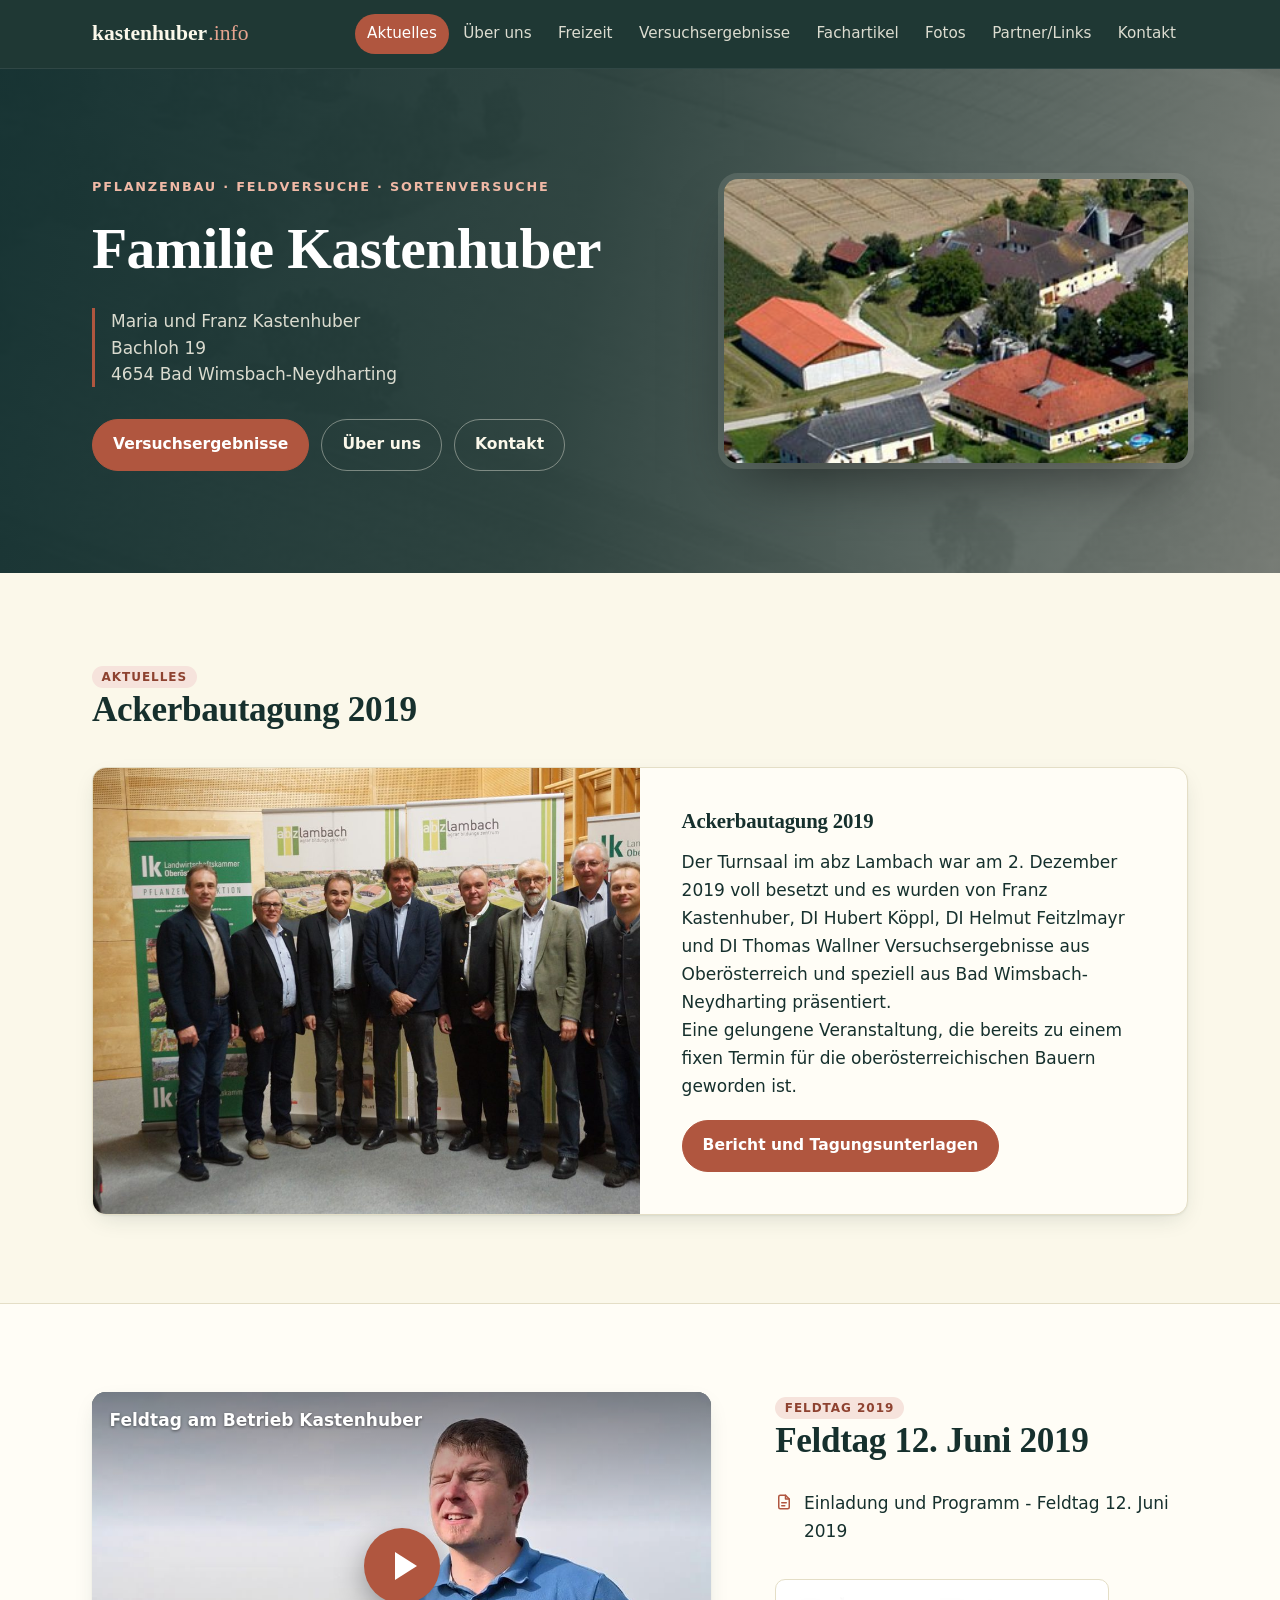
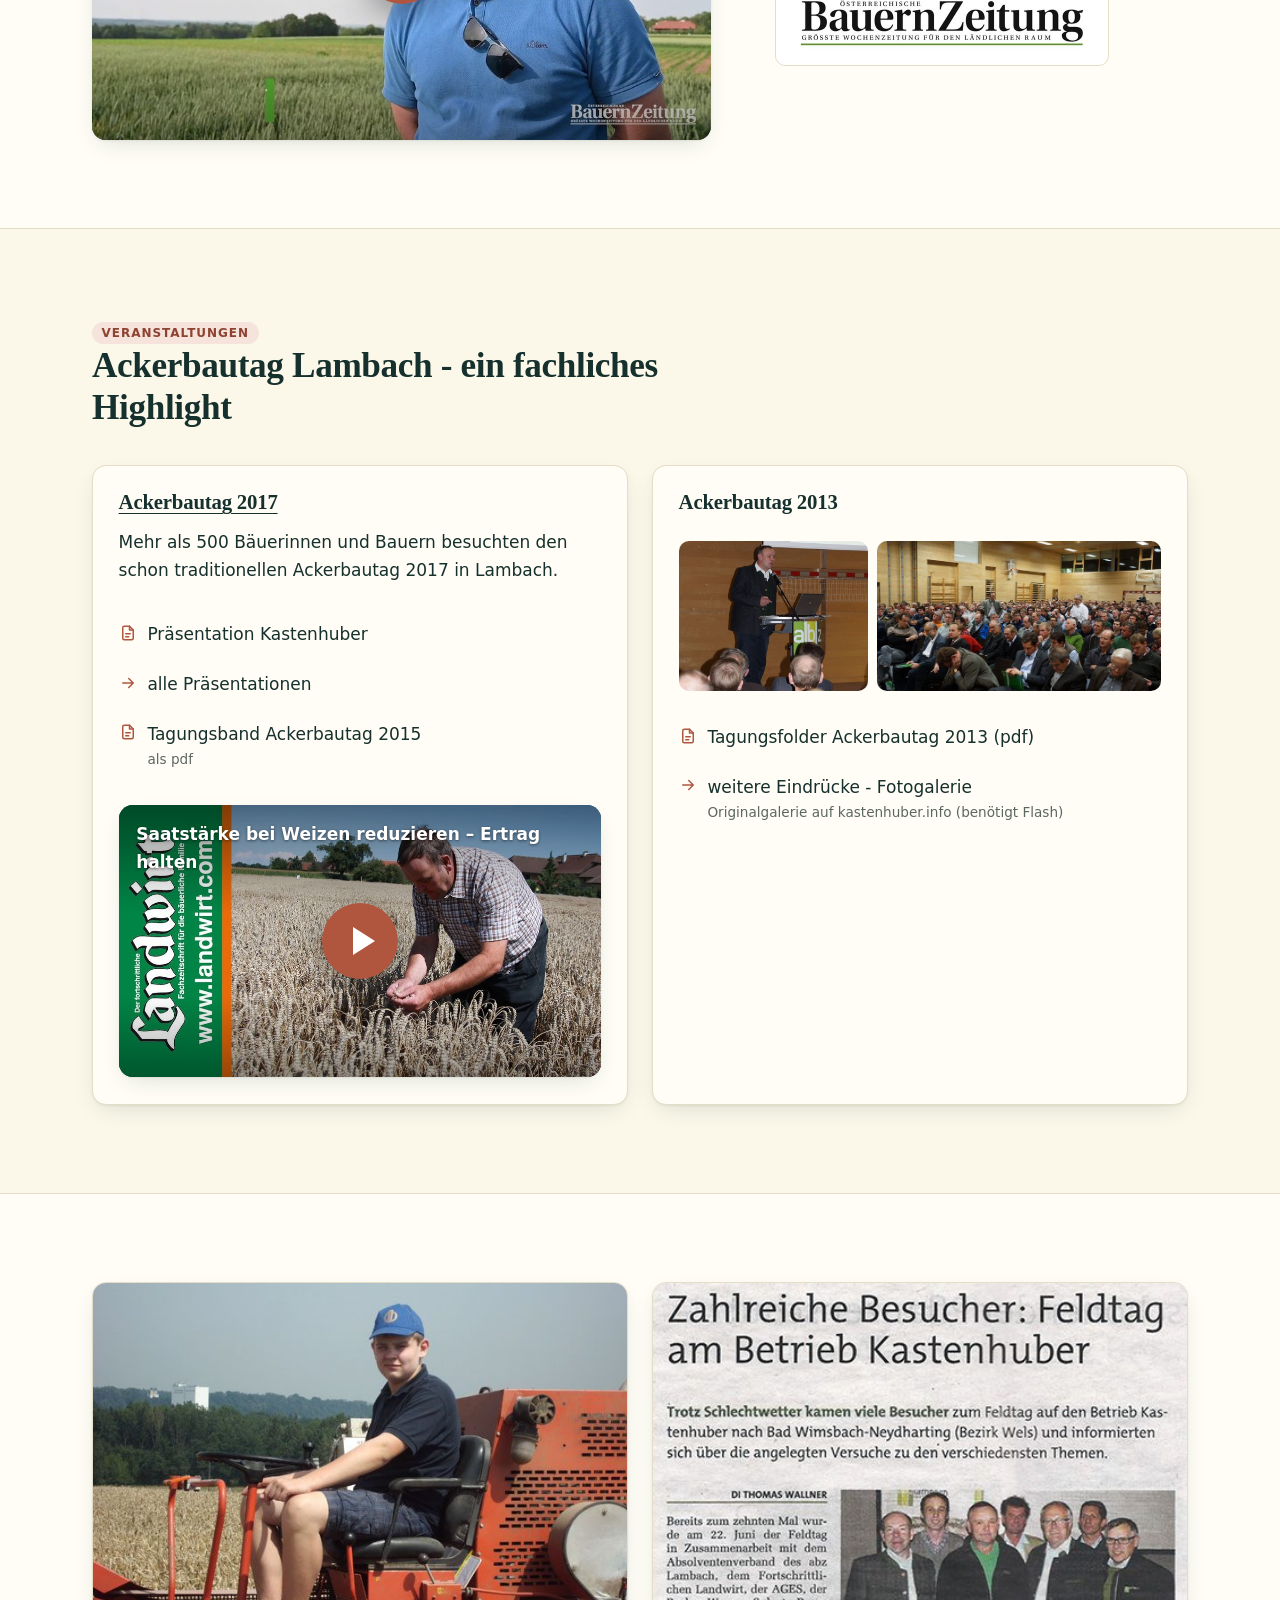
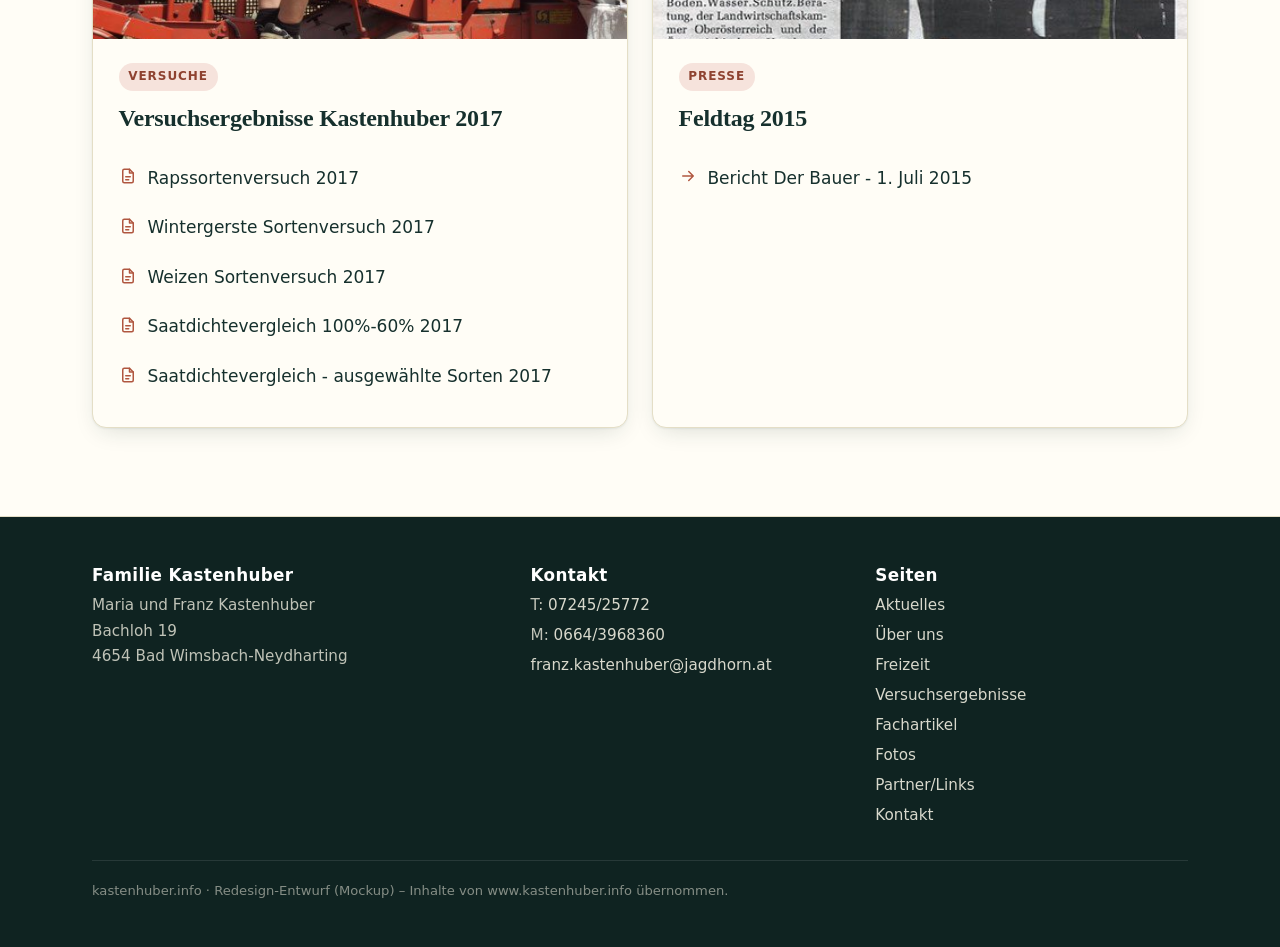
<file: index.html>
<!doctype html>
<html lang="de">
<head>
<meta charset="utf-8">
<meta name="viewport" content="width=device-width,initial-scale=1">
<title>kastenhuber.info - Familie Kastenhuber - Bad Wimsbach-Neydharting</title>
<meta name="description" content="Familie Kastenhuber – Bad Wimsbach-Neydharting">
<meta name="keywords" content="Pflanzenbau, Feldversuche, Versuche, Sortenversuche, Ackerbau, Bad Wimsbach-Neydharting, Kastenhuber">
<meta name="theme-color" content="#16302d">
<link rel="icon" href="img/favicon.svg" type="image/svg+xml">
<link rel="stylesheet" href="css/style.css">
</head>
<body>
<a class="skip" href="#main">Zum Inhalt springen</a>
<header class="site-header">
  <div class="wrap">
    <a class="brand" href="index.html" aria-label="kastenhuber.info – Startseite">kastenhuber<span>.info</span></a>
    <nav class="nav" aria-label="Hauptnavigation"><ul><li><a href="index.html" aria-current="page">Aktuelles</a></li><li><a href="ueber-uns.html">Über uns</a></li><li><a href="freizeit.html">Freizeit</a></li><li><a href="versuchsergebnisse.html">Versuchsergebnisse</a></li><li><a href="fachartikel.html">Fachartikel</a></li><li><a href="fotos.html">Fotos</a></li><li><a href="partner.html">Partner/Links</a></li><li><a href="kontakt.html">Kontakt</a></li></ul></nav>
  </div>
</header>
<main id="main">

<section class="hero">
  <div class="wrap">
    <div>
      <span class="eyebrow">Pflanzenbau · Feldversuche · Sortenversuche</span>
      <h1>Familie Kastenhuber</h1>
      <address>Maria und Franz Kastenhuber<br>Bachloh 19<br>4654 Bad Wimsbach-Neydharting</address>
      <div class="btns">
        <a class="btn" href="versuchsergebnisse.html">Versuchsergebnisse</a>
        <a class="btn ghost" href="ueber-uns.html">Über uns</a>
        <a class="btn ghost" href="kontakt.html">Kontakt</a>
      </div>
    </div>
    <figure>
      <img src="img/hof-luftbild.jpg" width="356" height="218" alt="Luftbild des Betriebs Kastenhuber in Bad Wimsbach-Neydharting" fetchpriority="high">
    </figure>
  </div>
</section>

<section class="section" aria-labelledby="aktuelles">
  <div class="wrap">
    <div class="section-head"><span class="tag">Aktuelles</span><h2 id="aktuelles">Ackerbautagung 2019</h2></div>
    <article class="card feature">
      <a class="media" href="ackerbautag-2019.html"><img src="img/ackerbautag-2019-1.jpg" width="1200" height="800" alt="Referenten der Ackerbautagung 2019 im abz Lambach"></a>
      <div class="body">
        <h3>Ackerbautagung 2019</h3>
        <p>Der Turnsaal im abz Lambach war am 2. Dezember 2019 voll besetzt und es wurden
        von Franz Kastenhuber, DI Hubert Köppl, DI Helmut Feitzlmayr und DI Thomas Wallner Versuchsergebnisse aus Oberösterreich und speziell aus Bad Wimsbach-Neydharting präsentiert.<br>
        Eine gelungene Veranstaltung, die bereits zu einem fixen Termin für die oberösterreichischen Bauern geworden ist.</p>
        <div class="btns"><a class="btn" href="ackerbautag-2019.html">Bericht und Tagungsunterlagen</a></div>
      </div>
    </article>
  </div>
</section>

<section class="section alt" aria-labelledby="feldtag">
  <div class="wrap split">
    <div>
      <a class="video" href="https://www.youtube.com/watch?v=pP2GoUsksmc" data-yt="pP2GoUsksmc" target="_blank" rel="noopener" aria-label="Video abspielen: Feldtag am Betrieb Kastenhuber"><img src="img/yt-pP2GoUsksmc.jpg" width="960" height="540" alt="" loading="lazy"><span class="play" aria-hidden="true"></span><span class="vtitle">Feldtag am Betrieb Kastenhuber</span></a>
    </div>
    <div>
      <span class="tag">Feldtag 2019</span>
      <h2 id="feldtag">Feldtag 12. Juni 2019</h2>
      <ul class="links"><li><a href="https://www.kastenhuber.info/veranstaltungen/Einladung_Feldtag_Kastenhuber_2019.pdf" target="_blank" rel="noopener"><span>Einladung und Programm - Feldtag 12. Juni 2019</span></a></li></ul>
      <a href="https://www.bauernzeitung.at/" target="_blank" rel="noopener" style="display:inline-block;margin-top:1.5rem;background:#fff;padding:.8rem 1rem;border-radius:10px;border:1px solid var(--line)"><img src="img/logo-bauernzeitung.jpg" width="300" height="60" alt="BauernZeitung – zur Website bauernzeitung.at"></a>
    </div>
  </div>
</section>

<section class="section" aria-labelledby="ackerbautag">
  <div class="wrap">
    <div class="section-head"><span class="tag">Veranstaltungen</span><h2 id="ackerbautag">Ackerbautag Lambach - ein fachliches Highlight</h2></div>
    <div class="grid g2">
      <article class="card"><div class="body">
        <h3><a href="https://www.kastenhuber.info/veranstaltungen/KAHU%20Ackerbautagung%202017.pdf" target="_blank" rel="noopener" style="color:inherit">Ackerbautag 2017</a></h3>
        <p>Mehr als 500 Bäuerinnen und Bauern besuchten den schon traditionellen Ackerbautag 2017 in Lambach.</p>
        <ul class="links">
          <li><a href="https://www.kastenhuber.info/veranstaltungen/KAHU%20Ackerbautagung%202017.pdf" target="_blank" rel="noopener"><span>Präsentation Kastenhuber</span></a></li>
          <li><a href="https://ooe.lko.at/ackerbautag-lambach-ein-fachliches-high-light+2500+2644468" target="_blank" rel="noopener"><span>alle Präsentationen</span></a></li>
          <li><a href="https://www.kastenhuber.info/veranstaltungen/Ackerbautagung_2015/Ackerbautagung%202015.pdf" target="_blank" rel="noopener"><span>Tagungsband Ackerbautag 2015<span class="meta">als pdf</span></span></a></li>
        </ul>
        <div style="margin-top:1.4rem"><a class="video" href="https://www.youtube.com/watch?v=OriMTD-FSe4" data-yt="OriMTD-FSe4" target="_blank" rel="noopener" aria-label="Video abspielen: Saatstärke bei Weizen reduzieren – Ertrag halten"><img src="img/yt-OriMTD-FSe4.jpg" width="960" height="540" alt="" loading="lazy"><span class="play" aria-hidden="true"></span><span class="vtitle">Saatstärke bei Weizen reduzieren – Ertrag halten</span></a></div>
      </div></article>
      <article class="card"><div class="body">
        <h3>Ackerbautag 2013</h3>
        <div class="thumbs">
          <a href="img/ackerbautag-2013-008.jpg" target="_blank"><img src="img/ackerbautag-2013-008-klein.jpg" width="640" height="960" alt="Ackerbautag 2013 Kastenhuber" loading="lazy"></a>
          <a href="img/ackerbautag-2013-016.jpg" target="_blank"><img src="img/ackerbautag-2013-016-klein.jpg" width="640" height="427" alt="Ackerbautag 2013 - Publikum" loading="lazy"></a>
        </div>
        <ul class="links">
          <li><a href="https://www.kastenhuber.info/veranstaltungen/Ackerbautag_2013/Tagesungsfolder%202013_Ackerbautag%20Lambach.pdf" target="_blank" rel="noopener"><span>Tagungsfolder Ackerbautag 2013 (pdf)</span></a></li>
          <li><a href="https://www.kastenhuber.info/veranstaltungen/Ackerbautag_2013/Ackerbautagung%202013/index.html" target="_blank" rel="noopener"><span>weitere Eindrücke - Fotogalerie<span class="meta">Originalgalerie auf kastenhuber.info (benötigt Flash)</span></span></a></li>
        </ul>
      </div></article>
    </div>
  </div>
</section>

<section class="section alt" aria-labelledby="versuche2017">
  <div class="wrap grid g2">
    <article class="card"><div class="media"><a href="versuchsergebnisse.html"><img src="img/versuche.jpg" width="600" height="450" alt="Versuche Kastenhuber" loading="lazy"></a></div>
      <div class="body"><span class="tag">Versuche</span><h2 id="versuche2017" style="font-size:1.5rem"><a href="versuchsergebnisse.html" style="color:inherit;text-decoration:none">Versuchsergebnisse Kastenhuber 2017</a></h2>
        <ul class="links"><li><a href="https://www.kastenhuber.info/versuche/2017/Rapssortenversuch%20Kastenhuber%202017.pdf" target="_blank" rel="noopener"><span>Rapssortenversuch 2017</span></a></li><li><a href="https://www.kastenhuber.info/versuche/2017/WG%20Sortenversuch%20Kastenhuber%202017.pdf" target="_blank" rel="noopener"><span>Wintergerste Sortenversuch 2017</span></a></li><li><a href="https://www.kastenhuber.info/versuche/2017/WW%20Sortenversuch%20Kastenhuber%202017%20Gesamttabelle.pdf" target="_blank" rel="noopener"><span>Weizen Sortenversuch 2017</span></a></li><li><a href="https://www.kastenhuber.info/versuche/2017/Saatdichtevergleich%20100-60%202017.pdf" target="_blank" rel="noopener"><span>Saatdichtevergleich 100%-60% 2017</span></a></li><li><a href="https://www.kastenhuber.info/versuche/2017/Saatdichtevergleich%20-%20ausgew%C3%A4hlte%20Sorten%202017.pdf" target="_blank" rel="noopener"><span>Saatdichtevergleich - ausgewählte Sorten 2017</span></a></li></ul>
      </div></article>
    <article class="card"><div class="media"><a href="img/feldtag-2015-bericht-der-bauer.jpg" target="_blank"><img src="img/feldtag-2015-bericht-der-bauer-vorschau.jpg" width="472" height="336" alt="Zeitungsbericht Der Bauer zum Feldtag 2015" loading="lazy"></a></div>
      <div class="body"><span class="tag">Presse</span><h2 style="font-size:1.5rem">Feldtag 2015</h2>
        <ul class="links"><li><a href="img/feldtag-2015-bericht-der-bauer.jpg" target="_blank"><span>Bericht Der Bauer - 1. Juli 2015</span></a></li></ul>
      </div></article>
  </div>
</section>

</main>
<footer class="site-footer">
  <div class="wrap">
    <div>
      <h2>Familie Kastenhuber</h2>
      <address>Maria und Franz Kastenhuber<br>Bachloh 19<br>4654 Bad Wimsbach-Neydharting</address>
    </div>
    <div>
      <h2>Kontakt</h2>
      <ul>
        <li>T: <a href="tel:+43724525772">07245/25772</a></li>
        <li>M: <a href="tel:+436643968360">0664/3968360</a></li>
        <li><a href="mailto:franz.kastenhuber@jagdhorn.at">franz.kastenhuber@jagdhorn.at</a></li>
      </ul>
    </div>
    <div>
      <h2>Seiten</h2>
      <ul><li><a href="index.html">Aktuelles</a></li><li><a href="ueber-uns.html">Über uns</a></li><li><a href="freizeit.html">Freizeit</a></li><li><a href="versuchsergebnisse.html">Versuchsergebnisse</a></li><li><a href="fachartikel.html">Fachartikel</a></li><li><a href="fotos.html">Fotos</a></li><li><a href="partner.html">Partner/Links</a></li><li><a href="kontakt.html">Kontakt</a></li></ul>
    </div>
    <p class="legal">kastenhuber.info · Redesign-Entwurf (Mockup) – Inhalte von www.kastenhuber.info übernommen.</p>
  </div>
</footer>
<script src="js/video.js" defer></script>
</body>
</html>
</file>
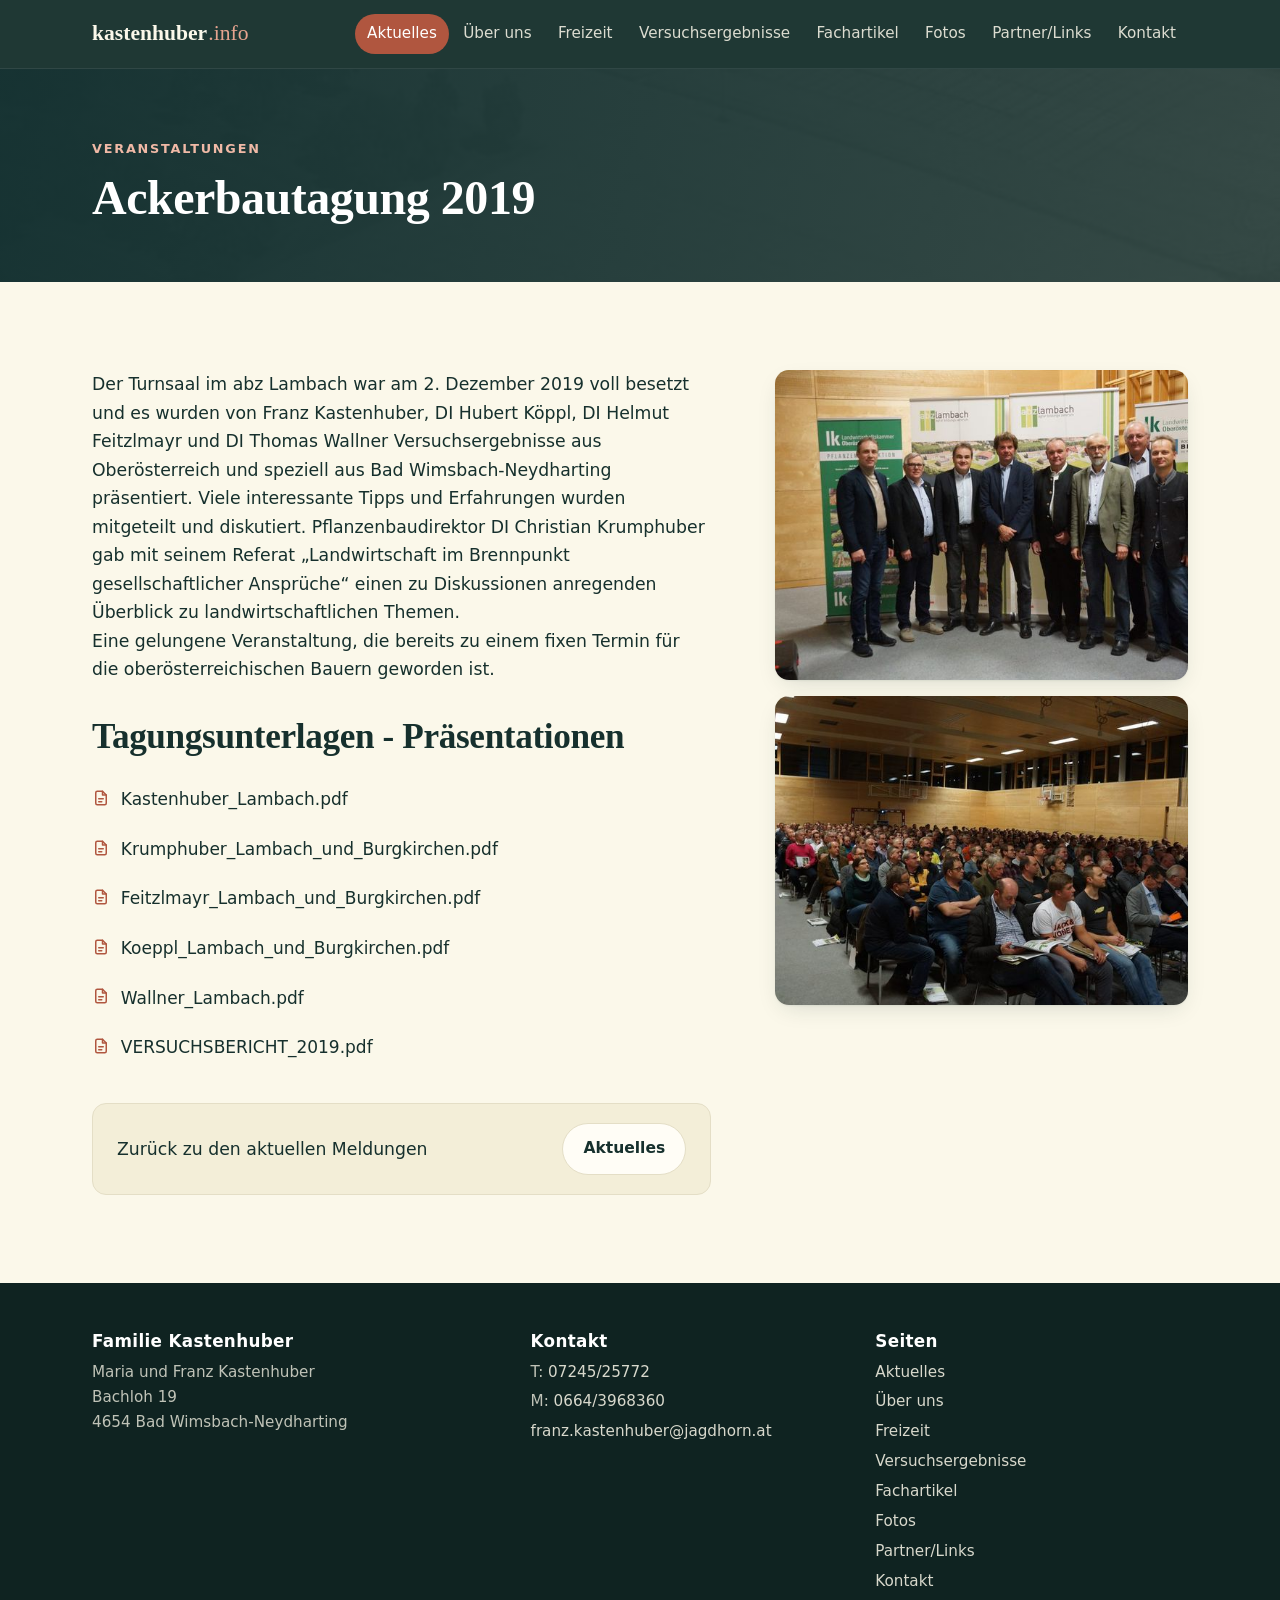
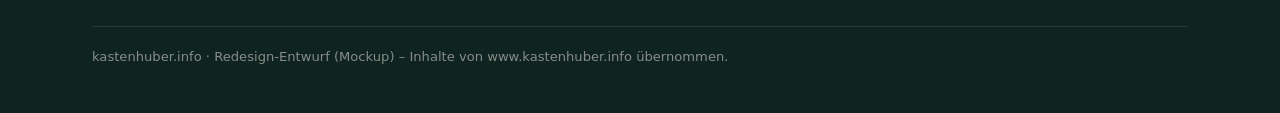
<file: ackerbautag-2019.html>
<!doctype html>
<html lang="de">
<head>
<meta charset="utf-8">
<meta name="viewport" content="width=device-width,initial-scale=1">
<title>Ackerbautag 2019 – kastenhuber.info</title>
<meta name="description" content="Familie Kastenhuber – Bad Wimsbach-Neydharting">
<meta name="keywords" content="Pflanzenbau, Feldversuche, Versuche, Sortenversuche, Ackerbau, Bad Wimsbach-Neydharting, Kastenhuber">
<meta name="theme-color" content="#16302d">
<link rel="icon" href="img/favicon.svg" type="image/svg+xml">
<link rel="stylesheet" href="css/style.css">
</head>
<body>
<a class="skip" href="#main">Zum Inhalt springen</a>
<header class="site-header">
  <div class="wrap">
    <a class="brand" href="index.html" aria-label="kastenhuber.info – Startseite">kastenhuber<span>.info</span></a>
    <nav class="nav" aria-label="Hauptnavigation"><ul><li><a href="index.html" aria-current="page">Aktuelles</a></li><li><a href="ueber-uns.html">Über uns</a></li><li><a href="freizeit.html">Freizeit</a></li><li><a href="versuchsergebnisse.html">Versuchsergebnisse</a></li><li><a href="fachartikel.html">Fachartikel</a></li><li><a href="fotos.html">Fotos</a></li><li><a href="partner.html">Partner/Links</a></li><li><a href="kontakt.html">Kontakt</a></li></ul></nav>
  </div>
</header>
<main id="main">
<section class="page-hero"><div class="wrap"><span class="eyebrow">Veranstaltungen</span><h1>Ackerbautagung 2019</h1></div></section>
<section class="section"><div class="wrap split">
  <div class="prose">
    <p>Der Turnsaal im abz Lambach war am 2. Dezember 2019 voll besetzt und es wurden
    von Franz Kastenhuber, DI Hubert Köppl, DI Helmut Feitzlmayr und DI Thomas Wallner Versuchsergebnisse aus Oberösterreich und speziell aus Bad Wimsbach-Neydharting präsentiert. Viele interessante Tipps und Erfahrungen wurden mitgeteilt und diskutiert. Pflanzenbaudirektor DI Christian Krumphuber gab mit seinem Referat &bdquo;Landwirtschaft im Brennpunkt gesellschaftlicher Ansprüche&ldquo; einen zu Diskussionen anregenden Überblick zu landwirtschaftlichen Themen.<br>
    Eine gelungene Veranstaltung, die bereits zu einem fixen Termin für die oberösterreichischen Bauern geworden ist.</p>
    <h2 style="margin-top:2rem">Tagungsunterlagen - Präsentationen</h2>
    <ul class="links"><li><a href="https://www.kastenhuber.info/veranstaltungen/Ackerbautag%202019/Kastenhuber_Lambach.pdf" target="_blank" rel="noopener"><span>Kastenhuber_Lambach.pdf</span></a></li><li><a href="https://www.kastenhuber.info/veranstaltungen/Ackerbautag%202019/Krumphuber_Lambach_und_Burgkirchen.pdf" target="_blank" rel="noopener"><span>Krumphuber_Lambach_und_Burgkirchen.pdf</span></a></li><li><a href="https://www.kastenhuber.info/veranstaltungen/Ackerbautag%202019/Feitzlmayr_Lambach_und_Burgkirchen.pdf" target="_blank" rel="noopener"><span>Feitzlmayr_Lambach_und_Burgkirchen.pdf</span></a></li><li><a href="https://www.kastenhuber.info/veranstaltungen/Ackerbautag%202019/K%C3%B6ppl_Lambach_und_Burgkirchen.pdf" target="_blank" rel="noopener"><span>Koeppl_Lambach_und_Burgkirchen.pdf</span></a></li><li><a href="https://www.kastenhuber.info/veranstaltungen/Ackerbautag%202019/Wallner_Lambach.pdf" target="_blank" rel="noopener"><span>Wallner_Lambach.pdf</span></a></li><li><a href="https://www.kastenhuber.info/veranstaltungen/Ackerbautag%202019/VERSUCHSBERICHT_2019.pdf" target="_blank" rel="noopener"><span>VERSUCHSBERICHT_2019.pdf</span></a></li></ul>
    <div class="callout"><p>Zurück zu den aktuellen Meldungen</p><a class="btn light" href="index.html">Aktuelles</a></div>
  </div>
  <div class="gallery" style="grid-template-columns:1fr">
    <a href="img/ackerbautag-2019-1.jpg" target="_blank"><img src="img/ackerbautag-2019-1-klein.jpg" width="640" height="427" alt="Ackerbautagung 2019 – Foto 1"></a>
    <a href="img/ackerbautag-2019-2.jpg" target="_blank"><img src="img/ackerbautag-2019-2-klein.jpg" width="640" height="427" alt="Ackerbautagung 2019 – Foto 2" loading="lazy"></a>
  </div>
</div></section>
</main>
<footer class="site-footer">
  <div class="wrap">
    <div>
      <h2>Familie Kastenhuber</h2>
      <address>Maria und Franz Kastenhuber<br>Bachloh 19<br>4654 Bad Wimsbach-Neydharting</address>
    </div>
    <div>
      <h2>Kontakt</h2>
      <ul>
        <li>T: <a href="tel:+43724525772">07245/25772</a></li>
        <li>M: <a href="tel:+436643968360">0664/3968360</a></li>
        <li><a href="mailto:franz.kastenhuber@jagdhorn.at">franz.kastenhuber@jagdhorn.at</a></li>
      </ul>
    </div>
    <div>
      <h2>Seiten</h2>
      <ul><li><a href="index.html">Aktuelles</a></li><li><a href="ueber-uns.html">Über uns</a></li><li><a href="freizeit.html">Freizeit</a></li><li><a href="versuchsergebnisse.html">Versuchsergebnisse</a></li><li><a href="fachartikel.html">Fachartikel</a></li><li><a href="fotos.html">Fotos</a></li><li><a href="partner.html">Partner/Links</a></li><li><a href="kontakt.html">Kontakt</a></li></ul>
    </div>
    <p class="legal">kastenhuber.info · Redesign-Entwurf (Mockup) – Inhalte von www.kastenhuber.info übernommen.</p>
  </div>
</footer>
<script src="js/video.js" defer></script>
</body>
</html>
</file>
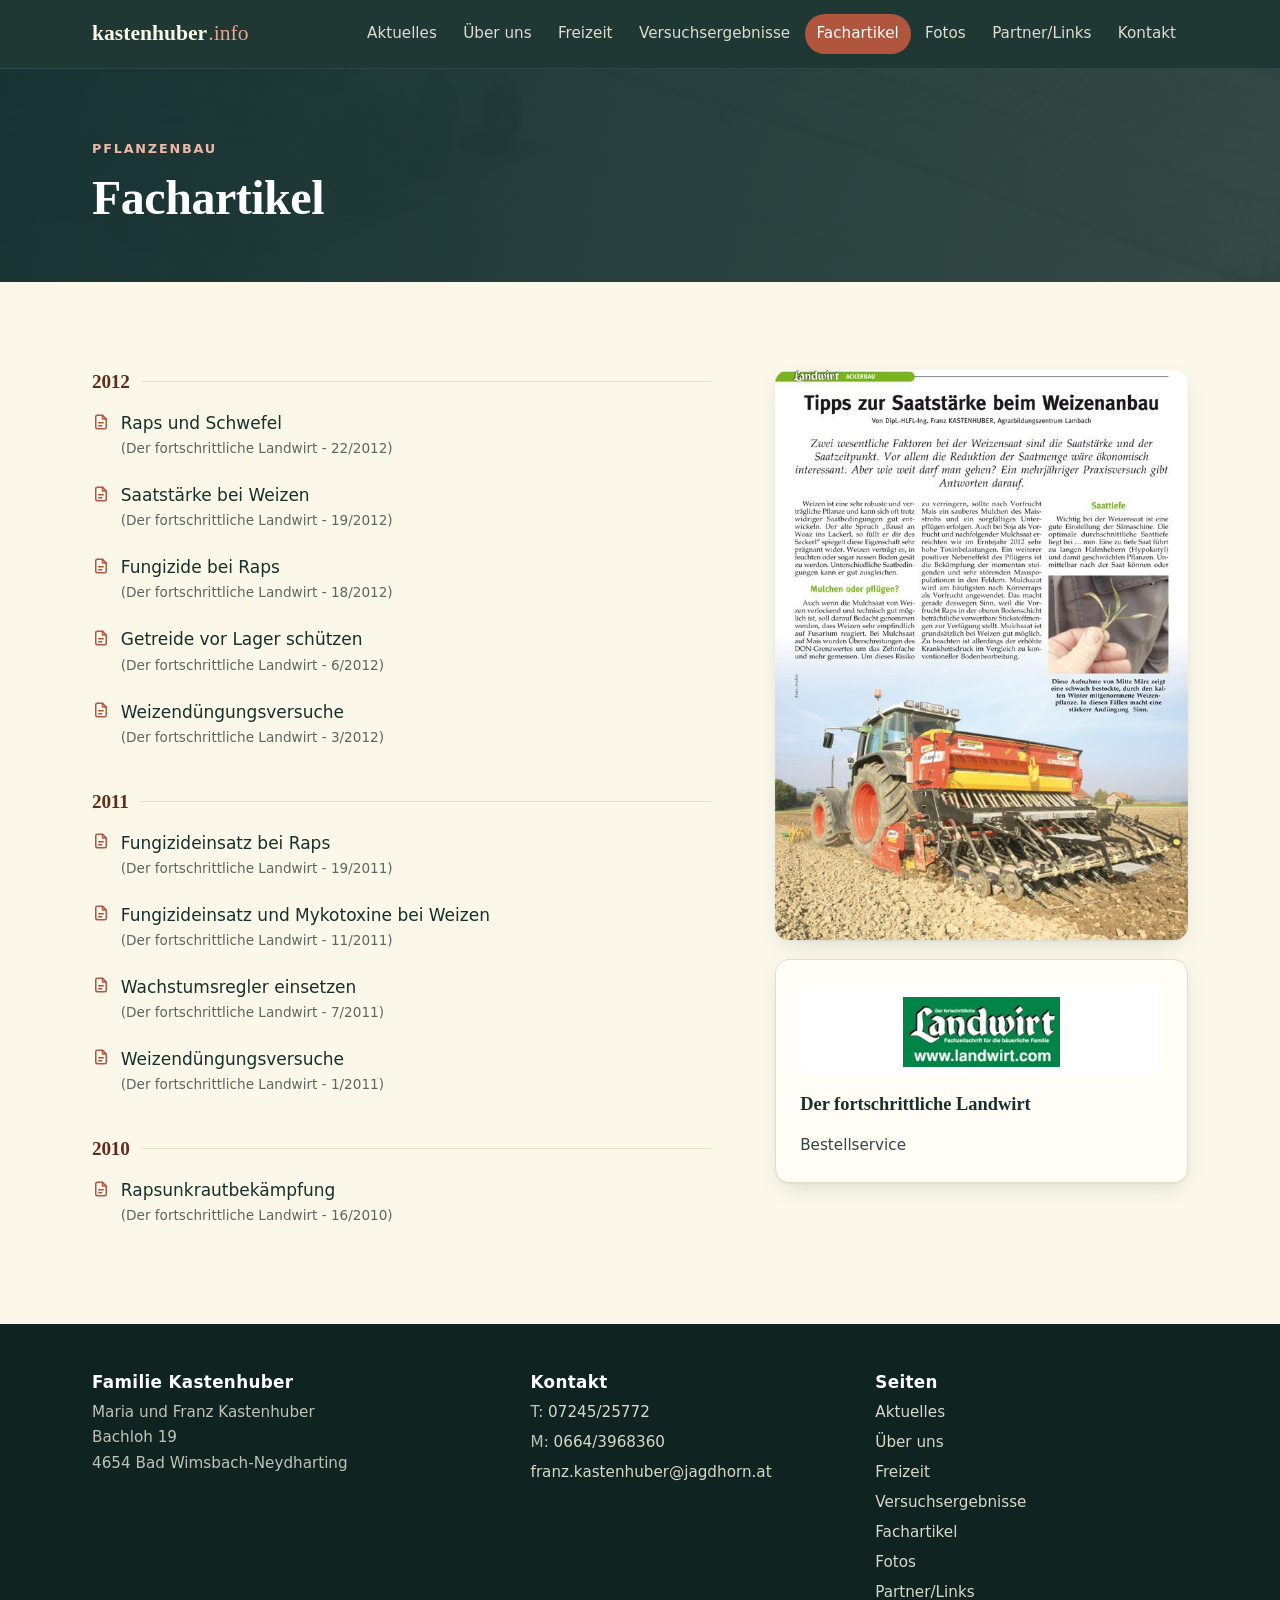
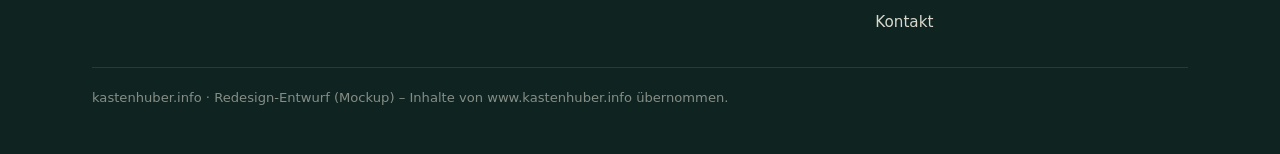
<file: fachartikel.html>
<!doctype html>
<html lang="de">
<head>
<meta charset="utf-8">
<meta name="viewport" content="width=device-width,initial-scale=1">
<title>Fachartikel Pflanzenbau - Kastenhuber Franz</title>
<meta name="description" content="Familie Kastenhuber – Bad Wimsbach-Neydharting">
<meta name="keywords" content="Pflanzenbau, Feldversuche, Versuche, Sortenversuche, Ackerbau, Bad Wimsbach-Neydharting, Kastenhuber">
<meta name="theme-color" content="#16302d">
<link rel="icon" href="img/favicon.svg" type="image/svg+xml">
<link rel="stylesheet" href="css/style.css">
</head>
<body>
<a class="skip" href="#main">Zum Inhalt springen</a>
<header class="site-header">
  <div class="wrap">
    <a class="brand" href="index.html" aria-label="kastenhuber.info – Startseite">kastenhuber<span>.info</span></a>
    <nav class="nav" aria-label="Hauptnavigation"><ul><li><a href="index.html">Aktuelles</a></li><li><a href="ueber-uns.html">Über uns</a></li><li><a href="freizeit.html">Freizeit</a></li><li><a href="versuchsergebnisse.html">Versuchsergebnisse</a></li><li><a href="fachartikel.html" aria-current="page">Fachartikel</a></li><li><a href="fotos.html">Fotos</a></li><li><a href="partner.html">Partner/Links</a></li><li><a href="kontakt.html">Kontakt</a></li></ul></nav>
  </div>
</header>
<main id="main">
<section class="page-hero"><div class="wrap"><span class="eyebrow">Pflanzenbau</span><h1>Fachartikel</h1></div></section>
<section class="section"><div class="wrap split">
  <div><h3 class="year">2012</h3><ul class="links"><li><a href="https://www.kastenhuber.info/pdf/2012/Raps%20und%20Schwefel.pdf" target="_blank" rel="noopener"><span>Raps und Schwefel<span class="meta">(Der fortschrittliche Landwirt - 22/2012)</span></span></a></li><li><a href="https://www.kastenhuber.info/pdf/2012/Saatstaerke%20bei%20Weizen.pdf" target="_blank" rel="noopener"><span>Saatstärke bei Weizen<span class="meta">(Der fortschrittliche Landwirt - 19/2012)</span></span></a></li><li><a href="https://www.kastenhuber.info/pdf/2012/Fungizide%20bei%20Raps.pdf" target="_blank" rel="noopener"><span>Fungizide bei Raps<span class="meta">(Der fortschrittliche Landwirt - 18/2012)</span></span></a></li><li><a href="https://www.kastenhuber.info/pdf/2012/Getreide%20vor%20Lager%20schuetzen.pdf" target="_blank" rel="noopener"><span>Getreide vor Lager schützen<span class="meta">(Der fortschrittliche Landwirt - 6/2012)</span></span></a></li><li><a href="https://www.kastenhuber.info/pdf/2012/Weizenduengungsversuche.pdf" target="_blank" rel="noopener"><span>Weizendüngungsversuche<span class="meta">(Der fortschrittliche Landwirt - 3/2012)</span></span></a></li></ul><h3 class="year">2011</h3><ul class="links"><li><a href="https://www.kastenhuber.info/pdf/2011/Fungizideinsatz%20in%20Raps.pdf" target="_blank" rel="noopener"><span>Fungizideinsatz bei Raps<span class="meta">(Der fortschrittliche Landwirt - 19/2011)</span></span></a></li><li><a href="https://www.kastenhuber.info/pdf/2011/Fungizideinsatz%20und%20Mykotoxine%20bei%20Weizen.pdf" target="_blank" rel="noopener"><span>Fungizideinsatz und Mykotoxine bei Weizen<span class="meta">(Der fortschrittliche Landwirt - 11/2011)</span></span></a></li><li><a href="https://www.kastenhuber.info/pdf/2011/Wachstumsregler%20einsetzen.pdf" target="_blank" rel="noopener"><span>Wachstumsregler einsetzen<span class="meta">(Der fortschrittliche Landwirt - 7/2011)</span></span></a></li><li><a href="https://www.kastenhuber.info/pdf/2011/Weizenduengungsversuche.pdf" target="_blank" rel="noopener"><span>Weizendüngungsversuche<span class="meta">(Der fortschrittliche Landwirt - 1/2011)</span></span></a></li></ul><h3 class="year">2010</h3><ul class="links"><li><a href="https://www.kastenhuber.info/pdf/2010/Rapsunkrautbekaempfung.pdf" target="_blank" rel="noopener"><span>Rapsunkrautbekämpfung<span class="meta">(Der fortschrittliche Landwirt - 16/2010)</span></span></a></li></ul></div>
  <aside class="sticky" style="display:grid;gap:1.2rem">
    <figure class="photo"><a href="https://www.kastenhuber.info/pdf/2012/Saatstaerke%20bei%20Weizen.pdf" target="_blank" rel="noopener"><img src="img/fachartikel.jpg" width="600" height="828" alt="Fachartikel: Saatstärke bei Weizen (pdf öffnen)"></a></figure>
    <a class="partner" href="https://www.landwirt.com/bestellservice" target="_blank" rel="noopener">
      <span class="logo"><img src="img/logo-landwirt.jpg" width="188" height="84" alt="landwirt.com"></span>
      <strong>Der fortschrittliche Landwirt</strong><span>Bestellservice</span></a>
  </aside>
</div></section>
</main>
<footer class="site-footer">
  <div class="wrap">
    <div>
      <h2>Familie Kastenhuber</h2>
      <address>Maria und Franz Kastenhuber<br>Bachloh 19<br>4654 Bad Wimsbach-Neydharting</address>
    </div>
    <div>
      <h2>Kontakt</h2>
      <ul>
        <li>T: <a href="tel:+43724525772">07245/25772</a></li>
        <li>M: <a href="tel:+436643968360">0664/3968360</a></li>
        <li><a href="mailto:franz.kastenhuber@jagdhorn.at">franz.kastenhuber@jagdhorn.at</a></li>
      </ul>
    </div>
    <div>
      <h2>Seiten</h2>
      <ul><li><a href="index.html">Aktuelles</a></li><li><a href="ueber-uns.html">Über uns</a></li><li><a href="freizeit.html">Freizeit</a></li><li><a href="versuchsergebnisse.html">Versuchsergebnisse</a></li><li><a href="fachartikel.html">Fachartikel</a></li><li><a href="fotos.html">Fotos</a></li><li><a href="partner.html">Partner/Links</a></li><li><a href="kontakt.html">Kontakt</a></li></ul>
    </div>
    <p class="legal">kastenhuber.info · Redesign-Entwurf (Mockup) – Inhalte von www.kastenhuber.info übernommen.</p>
  </div>
</footer>
<script src="js/video.js" defer></script>
</body>
</html>
</file>
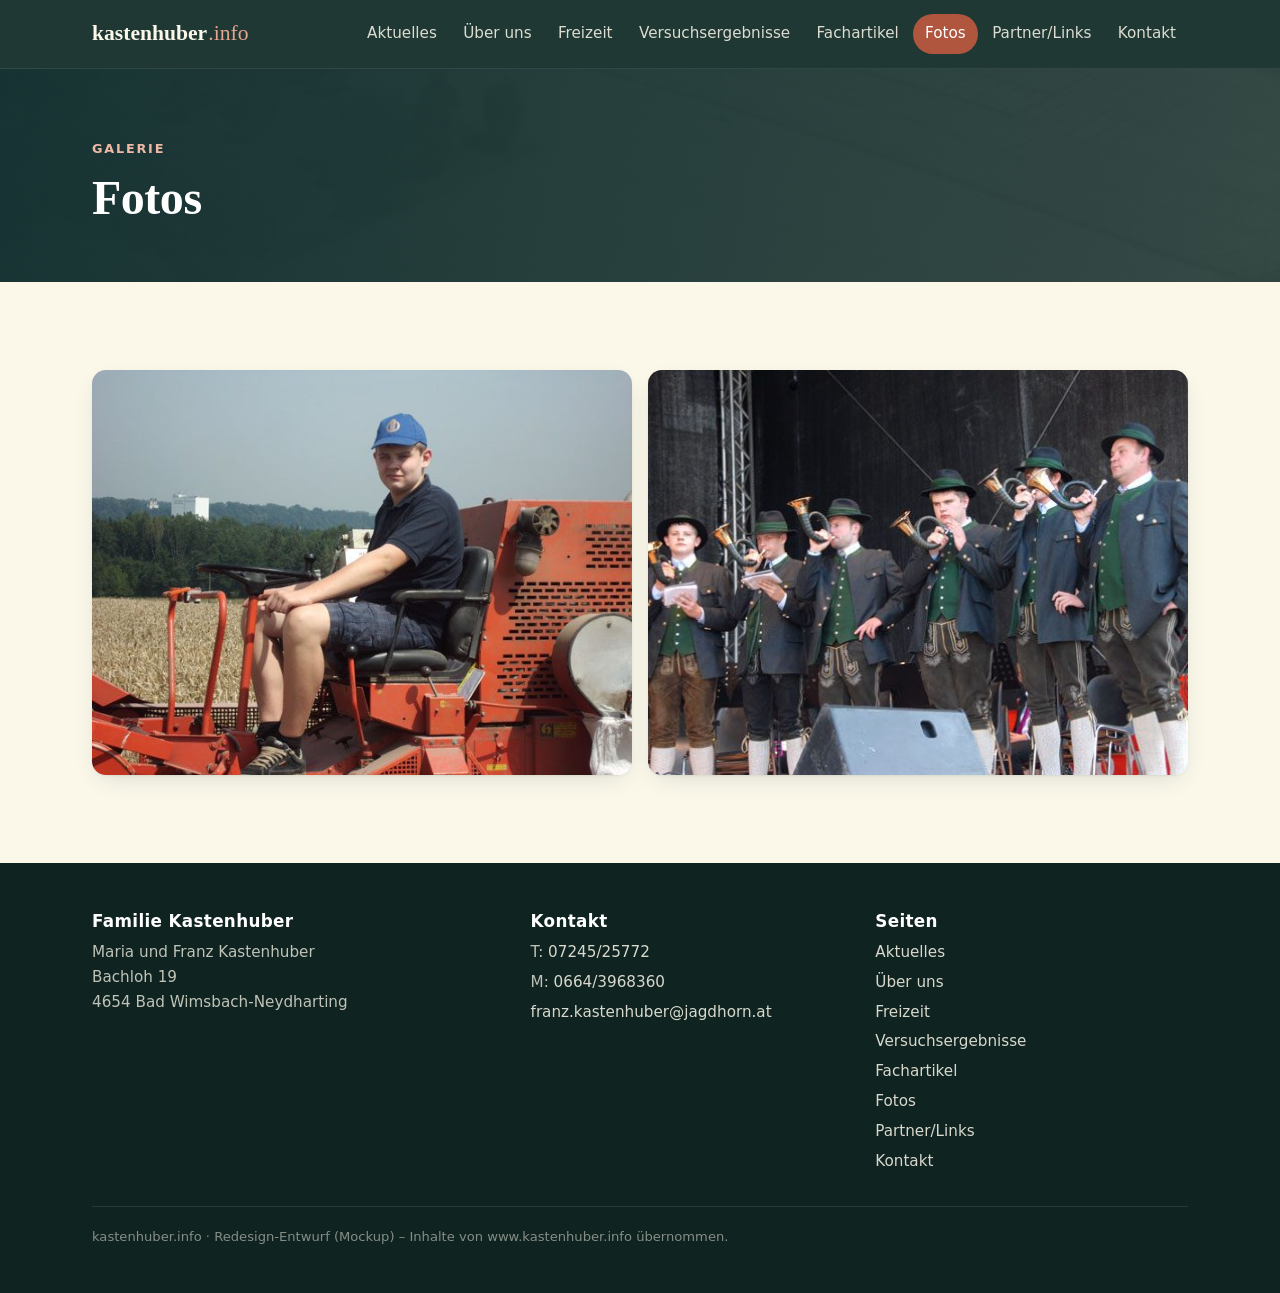
<file: fotos.html>
<!doctype html>
<html lang="de">
<head>
<meta charset="utf-8">
<meta name="viewport" content="width=device-width,initial-scale=1">
<title>Fotos – kastenhuber.info</title>
<meta name="description" content="Familie Kastenhuber – Bad Wimsbach-Neydharting">
<meta name="keywords" content="Pflanzenbau, Feldversuche, Versuche, Sortenversuche, Ackerbau, Bad Wimsbach-Neydharting, Kastenhuber">
<meta name="theme-color" content="#16302d">
<link rel="icon" href="img/favicon.svg" type="image/svg+xml">
<link rel="stylesheet" href="css/style.css">
</head>
<body>
<a class="skip" href="#main">Zum Inhalt springen</a>
<header class="site-header">
  <div class="wrap">
    <a class="brand" href="index.html" aria-label="kastenhuber.info – Startseite">kastenhuber<span>.info</span></a>
    <nav class="nav" aria-label="Hauptnavigation"><ul><li><a href="index.html">Aktuelles</a></li><li><a href="ueber-uns.html">Über uns</a></li><li><a href="freizeit.html">Freizeit</a></li><li><a href="versuchsergebnisse.html">Versuchsergebnisse</a></li><li><a href="fachartikel.html">Fachartikel</a></li><li><a href="fotos.html" aria-current="page">Fotos</a></li><li><a href="partner.html">Partner/Links</a></li><li><a href="kontakt.html">Kontakt</a></li></ul></nav>
  </div>
</header>
<main id="main">
<section class="page-hero"><div class="wrap"><span class="eyebrow">Galerie</span><h1>Fotos</h1></div></section>
<section class="section"><div class="wrap"><div class="gallery" style="grid-template-columns:repeat(auto-fit,minmax(300px,1fr))">
  <a href="img/versuche.jpg" target="_blank"><img src="img/versuche.jpg" width="600" height="450" alt="Versuchsergebnisse"></a>
  <a href="img/freizeit-musik.jpg" target="_blank"><img src="img/freizeit-musik.jpg" width="600" height="402" alt="Kastenhuber Freizeit"></a>
</div></div></section>
</main>
<footer class="site-footer">
  <div class="wrap">
    <div>
      <h2>Familie Kastenhuber</h2>
      <address>Maria und Franz Kastenhuber<br>Bachloh 19<br>4654 Bad Wimsbach-Neydharting</address>
    </div>
    <div>
      <h2>Kontakt</h2>
      <ul>
        <li>T: <a href="tel:+43724525772">07245/25772</a></li>
        <li>M: <a href="tel:+436643968360">0664/3968360</a></li>
        <li><a href="mailto:franz.kastenhuber@jagdhorn.at">franz.kastenhuber@jagdhorn.at</a></li>
      </ul>
    </div>
    <div>
      <h2>Seiten</h2>
      <ul><li><a href="index.html">Aktuelles</a></li><li><a href="ueber-uns.html">Über uns</a></li><li><a href="freizeit.html">Freizeit</a></li><li><a href="versuchsergebnisse.html">Versuchsergebnisse</a></li><li><a href="fachartikel.html">Fachartikel</a></li><li><a href="fotos.html">Fotos</a></li><li><a href="partner.html">Partner/Links</a></li><li><a href="kontakt.html">Kontakt</a></li></ul>
    </div>
    <p class="legal">kastenhuber.info · Redesign-Entwurf (Mockup) – Inhalte von www.kastenhuber.info übernommen.</p>
  </div>
</footer>
<script src="js/video.js" defer></script>
</body>
</html>
</file>
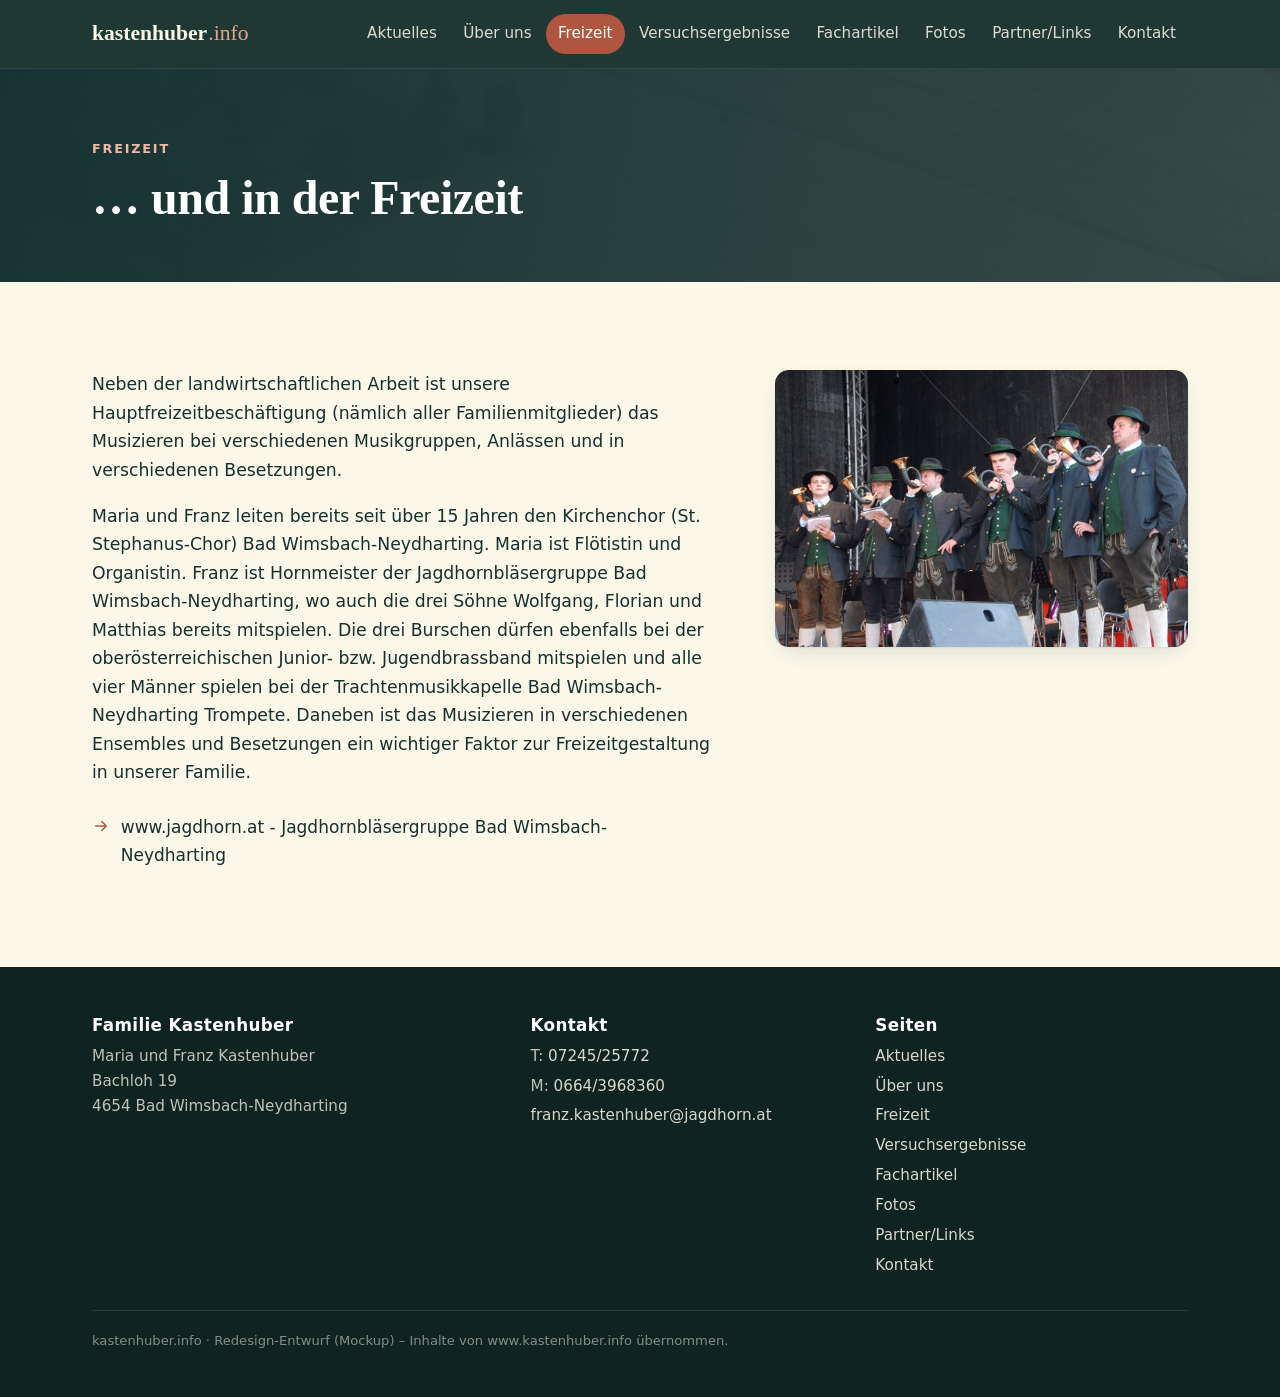
<file: freizeit.html>
<!doctype html>
<html lang="de">
<head>
<meta charset="utf-8">
<meta name="viewport" content="width=device-width,initial-scale=1">
<title>Freizeit – kastenhuber.info</title>
<meta name="description" content="Familie Kastenhuber – Bad Wimsbach-Neydharting">
<meta name="keywords" content="Pflanzenbau, Feldversuche, Versuche, Sortenversuche, Ackerbau, Bad Wimsbach-Neydharting, Kastenhuber">
<meta name="theme-color" content="#16302d">
<link rel="icon" href="img/favicon.svg" type="image/svg+xml">
<link rel="stylesheet" href="css/style.css">
</head>
<body>
<a class="skip" href="#main">Zum Inhalt springen</a>
<header class="site-header">
  <div class="wrap">
    <a class="brand" href="index.html" aria-label="kastenhuber.info – Startseite">kastenhuber<span>.info</span></a>
    <nav class="nav" aria-label="Hauptnavigation"><ul><li><a href="index.html">Aktuelles</a></li><li><a href="ueber-uns.html">Über uns</a></li><li><a href="freizeit.html" aria-current="page">Freizeit</a></li><li><a href="versuchsergebnisse.html">Versuchsergebnisse</a></li><li><a href="fachartikel.html">Fachartikel</a></li><li><a href="fotos.html">Fotos</a></li><li><a href="partner.html">Partner/Links</a></li><li><a href="kontakt.html">Kontakt</a></li></ul></nav>
  </div>
</header>
<main id="main">
<section class="page-hero"><div class="wrap"><span class="eyebrow">Freizeit</span><h1>… und in der Freizeit</h1></div></section>
<section class="section"><div class="wrap split">
  <div class="prose">
    <p>Neben der landwirtschaftlichen Arbeit ist unsere Hauptfreizeitbeschäftigung (nämlich aller Familienmitglieder) das Musizieren bei verschiedenen Musikgruppen, Anlässen und in verschiedenen Besetzungen.</p>
    <p>Maria und Franz leiten bereits seit über 15 Jahren den Kirchenchor (St. Stephanus-Chor) Bad Wimsbach-Neydharting. Maria ist Flötistin und Organistin. Franz ist Hornmeister der Jagdhornbläsergruppe Bad Wimsbach-Neydharting, wo auch die drei Söhne Wolfgang, Florian und Matthias bereits mitspielen. Die drei Burschen dürfen ebenfalls bei der oberösterreichischen Junior- bzw. Jugendbrassband mitspielen und alle vier Männer spielen bei der Trachtenmusikkapelle Bad Wimsbach-Neydharting Trompete. Daneben ist das Musizieren in verschiedenen Ensembles und Besetzungen ein wichtiger Faktor zur Freizeitgestaltung in unserer Familie.</p>
    <ul class="links"><li><a href="https://www.jagdhorn.at" target="_blank" rel="noopener"><span>www.jagdhorn.at - Jagdhornbläsergruppe Bad Wimsbach-Neydharting</span></a></li></ul>
  </div>
  <figure class="photo sticky"><a href="img/freizeit-musik.jpg" target="_blank"><img src="img/freizeit-musik.jpg" width="600" height="402" alt="Kastenhuber Musik"></a></figure>
</div></section>
</main>
<footer class="site-footer">
  <div class="wrap">
    <div>
      <h2>Familie Kastenhuber</h2>
      <address>Maria und Franz Kastenhuber<br>Bachloh 19<br>4654 Bad Wimsbach-Neydharting</address>
    </div>
    <div>
      <h2>Kontakt</h2>
      <ul>
        <li>T: <a href="tel:+43724525772">07245/25772</a></li>
        <li>M: <a href="tel:+436643968360">0664/3968360</a></li>
        <li><a href="mailto:franz.kastenhuber@jagdhorn.at">franz.kastenhuber@jagdhorn.at</a></li>
      </ul>
    </div>
    <div>
      <h2>Seiten</h2>
      <ul><li><a href="index.html">Aktuelles</a></li><li><a href="ueber-uns.html">Über uns</a></li><li><a href="freizeit.html">Freizeit</a></li><li><a href="versuchsergebnisse.html">Versuchsergebnisse</a></li><li><a href="fachartikel.html">Fachartikel</a></li><li><a href="fotos.html">Fotos</a></li><li><a href="partner.html">Partner/Links</a></li><li><a href="kontakt.html">Kontakt</a></li></ul>
    </div>
    <p class="legal">kastenhuber.info · Redesign-Entwurf (Mockup) – Inhalte von www.kastenhuber.info übernommen.</p>
  </div>
</footer>
<script src="js/video.js" defer></script>
</body>
</html>
</file>
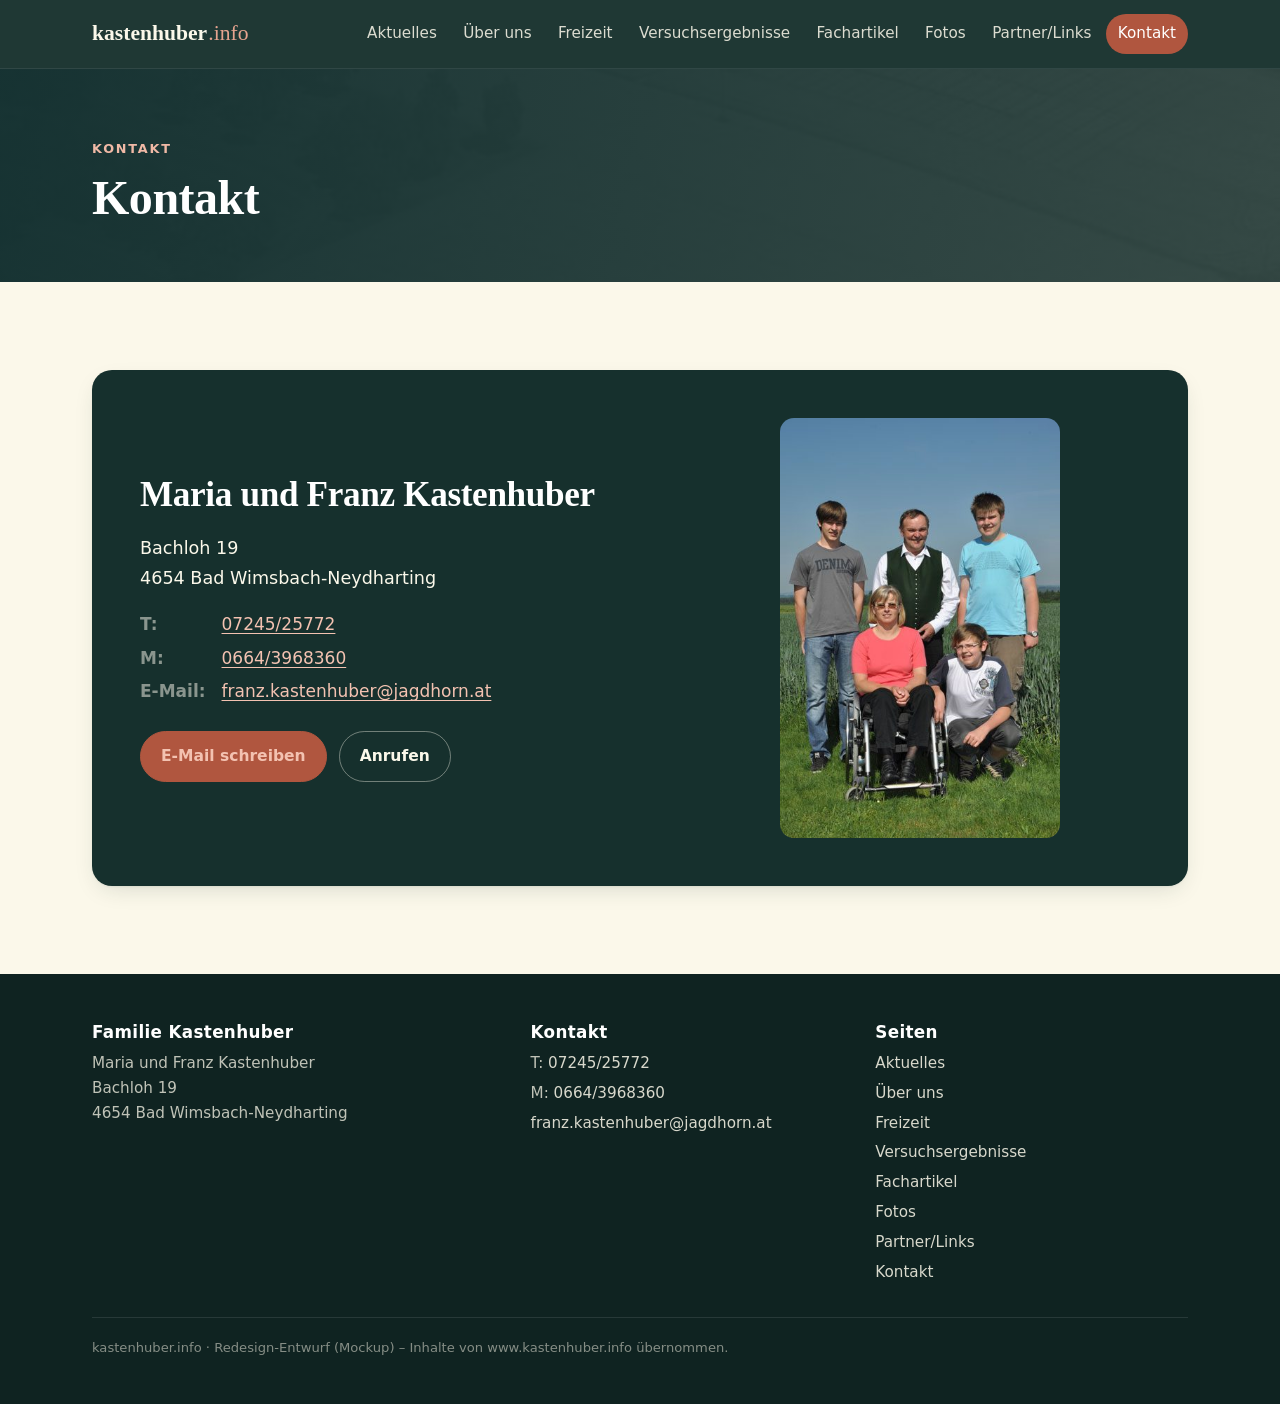
<file: kontakt.html>
<!doctype html>
<html lang="de">
<head>
<meta charset="utf-8">
<meta name="viewport" content="width=device-width,initial-scale=1">
<title>Kontakt – kastenhuber.info</title>
<meta name="description" content="Familie Kastenhuber – Bad Wimsbach-Neydharting">
<meta name="keywords" content="Pflanzenbau, Feldversuche, Versuche, Sortenversuche, Ackerbau, Bad Wimsbach-Neydharting, Kastenhuber">
<meta name="theme-color" content="#16302d">
<link rel="icon" href="img/favicon.svg" type="image/svg+xml">
<link rel="stylesheet" href="css/style.css">
</head>
<body>
<a class="skip" href="#main">Zum Inhalt springen</a>
<header class="site-header">
  <div class="wrap">
    <a class="brand" href="index.html" aria-label="kastenhuber.info – Startseite">kastenhuber<span>.info</span></a>
    <nav class="nav" aria-label="Hauptnavigation"><ul><li><a href="index.html">Aktuelles</a></li><li><a href="ueber-uns.html">Über uns</a></li><li><a href="freizeit.html">Freizeit</a></li><li><a href="versuchsergebnisse.html">Versuchsergebnisse</a></li><li><a href="fachartikel.html">Fachartikel</a></li><li><a href="fotos.html">Fotos</a></li><li><a href="partner.html">Partner/Links</a></li><li><a href="kontakt.html" aria-current="page">Kontakt</a></li></ul></nav>
  </div>
</header>
<main id="main">
<section class="page-hero"><div class="wrap"><span class="eyebrow">Kontakt</span><h1>Kontakt</h1></div></section>
<section class="section"><div class="wrap">
  <div class="contact-card">
    <div>
      <h2>Maria und Franz Kastenhuber</h2>
      <address>Bachloh 19<br>4654 Bad Wimsbach-Neydharting</address>
      <dl>
        <dt>T:</dt><dd><a href="tel:+43724525772">07245/25772</a></dd>
        <dt>M:</dt><dd><a href="tel:+436643968360">0664/3968360</a></dd>
        <dt>E-Mail:</dt><dd><a href="mailto:franz.kastenhuber@jagdhorn.at">franz.kastenhuber@jagdhorn.at</a></dd>
      </dl>
      <div class="btns" style="margin-top:1.6rem">
        <a class="btn" href="mailto:franz.kastenhuber@jagdhorn.at">E-Mail schreiben</a>
        <a class="btn ghost" href="tel:+436643968360">Anrufen</a>
      </div>
    </div>
    <img src="img/familie-kastenhuber.jpg" width="399" height="600" alt="Familie Kastenhuber">
  </div>
</div></section>
</main>
<footer class="site-footer">
  <div class="wrap">
    <div>
      <h2>Familie Kastenhuber</h2>
      <address>Maria und Franz Kastenhuber<br>Bachloh 19<br>4654 Bad Wimsbach-Neydharting</address>
    </div>
    <div>
      <h2>Kontakt</h2>
      <ul>
        <li>T: <a href="tel:+43724525772">07245/25772</a></li>
        <li>M: <a href="tel:+436643968360">0664/3968360</a></li>
        <li><a href="mailto:franz.kastenhuber@jagdhorn.at">franz.kastenhuber@jagdhorn.at</a></li>
      </ul>
    </div>
    <div>
      <h2>Seiten</h2>
      <ul><li><a href="index.html">Aktuelles</a></li><li><a href="ueber-uns.html">Über uns</a></li><li><a href="freizeit.html">Freizeit</a></li><li><a href="versuchsergebnisse.html">Versuchsergebnisse</a></li><li><a href="fachartikel.html">Fachartikel</a></li><li><a href="fotos.html">Fotos</a></li><li><a href="partner.html">Partner/Links</a></li><li><a href="kontakt.html">Kontakt</a></li></ul>
    </div>
    <p class="legal">kastenhuber.info · Redesign-Entwurf (Mockup) – Inhalte von www.kastenhuber.info übernommen.</p>
  </div>
</footer>
<script src="js/video.js" defer></script>
</body>
</html>
</file>
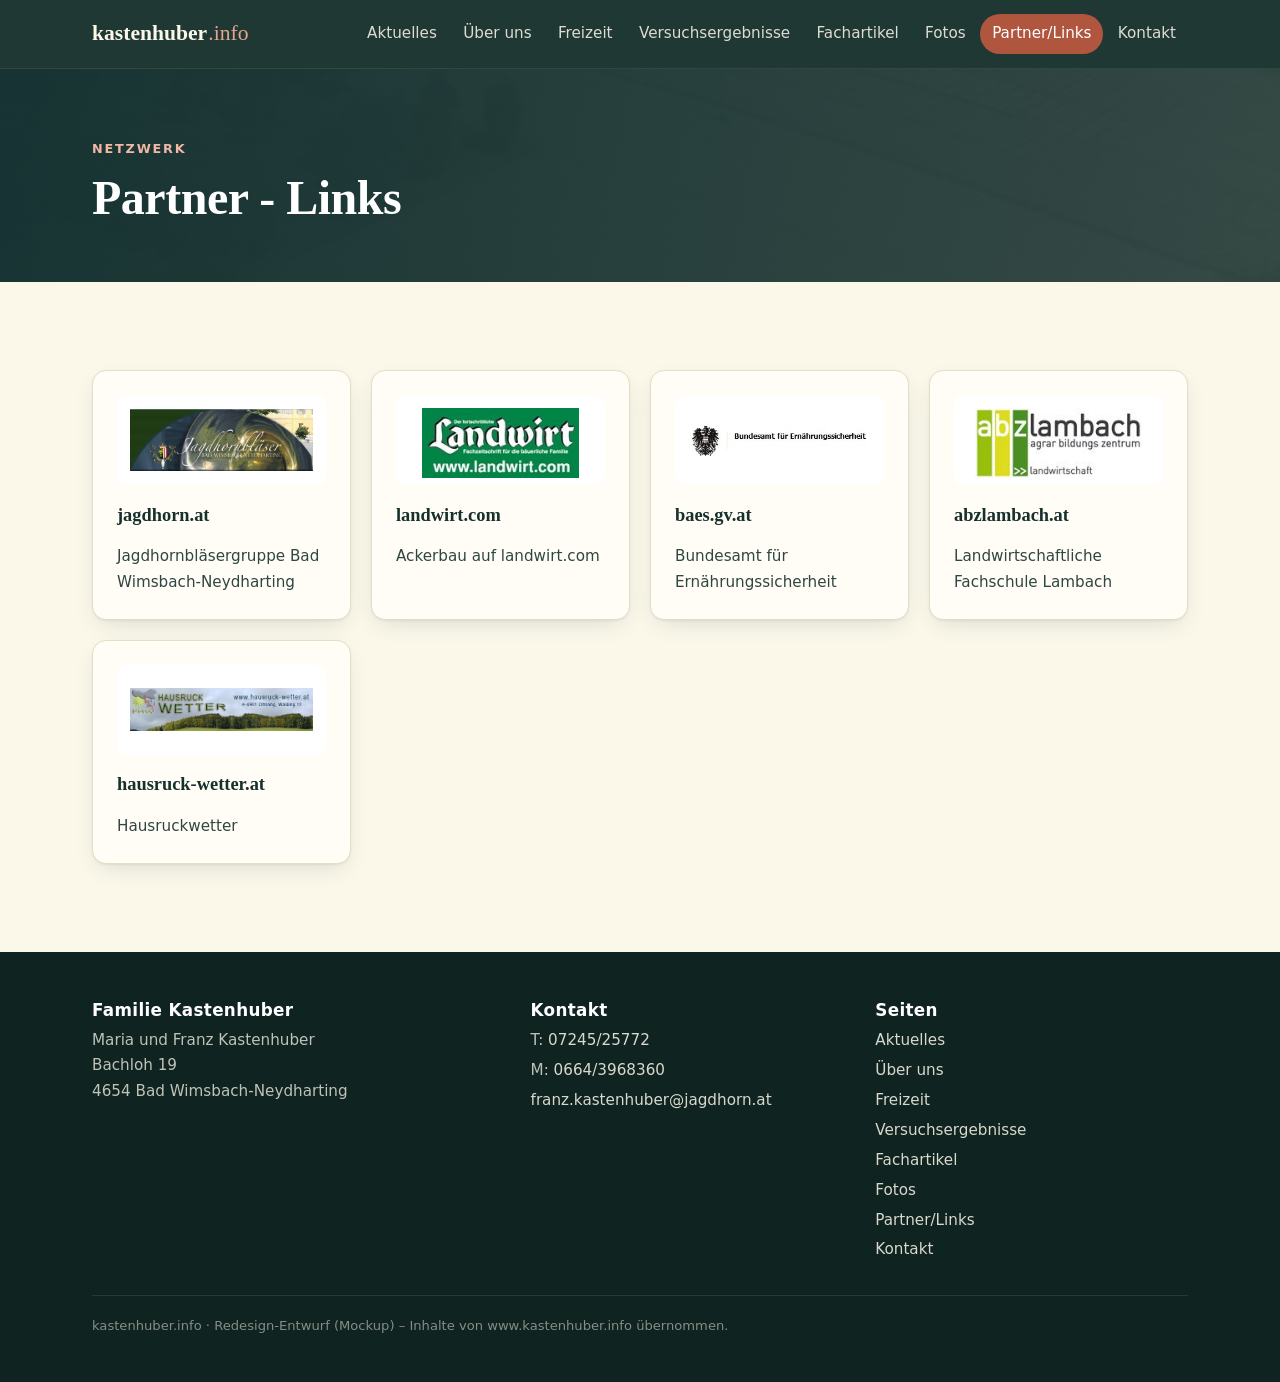
<file: partner.html>
<!doctype html>
<html lang="de">
<head>
<meta charset="utf-8">
<meta name="viewport" content="width=device-width,initial-scale=1">
<title>Partner - Links – kastenhuber.info</title>
<meta name="description" content="Familie Kastenhuber – Bad Wimsbach-Neydharting">
<meta name="keywords" content="Pflanzenbau, Feldversuche, Versuche, Sortenversuche, Ackerbau, Bad Wimsbach-Neydharting, Kastenhuber">
<meta name="theme-color" content="#16302d">
<link rel="icon" href="img/favicon.svg" type="image/svg+xml">
<link rel="stylesheet" href="css/style.css">
</head>
<body>
<a class="skip" href="#main">Zum Inhalt springen</a>
<header class="site-header">
  <div class="wrap">
    <a class="brand" href="index.html" aria-label="kastenhuber.info – Startseite">kastenhuber<span>.info</span></a>
    <nav class="nav" aria-label="Hauptnavigation"><ul><li><a href="index.html">Aktuelles</a></li><li><a href="ueber-uns.html">Über uns</a></li><li><a href="freizeit.html">Freizeit</a></li><li><a href="versuchsergebnisse.html">Versuchsergebnisse</a></li><li><a href="fachartikel.html">Fachartikel</a></li><li><a href="fotos.html">Fotos</a></li><li><a href="partner.html" aria-current="page">Partner/Links</a></li><li><a href="kontakt.html">Kontakt</a></li></ul></nav>
  </div>
</header>
<main id="main">
<section class="page-hero"><div class="wrap"><span class="eyebrow">Netzwerk</span><h1>Partner - Links</h1></div></section><section class="section"><div class="wrap"><div class="partners"><a class="partner" href="https://www.jagdhorn.at" target="_blank" rel="noopener"><span class="logo"><img src="img/logo-jagdhornblaeser.jpg" width="500" height="170" alt="Jagdhornbläser Bad Wimsbach Neydharting" loading="lazy"></span><strong>jagdhorn.at</strong><span>Jagdhornbläsergruppe Bad Wimsbach-Neydharting</span></a><a class="partner" href="https://www.landwirt.com/ackerbau" target="_blank" rel="noopener"><span class="logo"><img src="img/logo-landwirt.jpg" width="188" height="84" alt="Landwirt com" loading="lazy"></span><strong>landwirt.com</strong><span>Ackerbau auf landwirt.com</span></a><a class="partner" href="https://www.baes.gv.at" target="_blank" rel="noopener"><span class="logo"><img src="img/logo-baes.jpg" width="312" height="76" alt="Bundesamt für Ernährungssicherheit" loading="lazy"></span><strong>baes.gv.at</strong><span>Bundesamt für Ernährungssicherheit</span></a><a class="partner" href="https://www.abzlambach.at" target="_blank" rel="noopener"><span class="logo"><img src="img/logo-abz-lambach.jpg" width="200" height="84" alt="abz Lambach" loading="lazy"></span><strong>abzlambach.at</strong><span>Landwirtschaftliche Fachschule Lambach</span></a><a class="partner" href="https://www.hausruck-wetter.at" target="_blank" rel="noopener"><span class="logo"><img src="img/logo-hausruck-wetter.jpg" width="400" height="95" alt="Hausruck Wetter" loading="lazy"></span><strong>hausruck-wetter.at</strong><span>Hausruckwetter</span></a></div></div></section>
</main>
<footer class="site-footer">
  <div class="wrap">
    <div>
      <h2>Familie Kastenhuber</h2>
      <address>Maria und Franz Kastenhuber<br>Bachloh 19<br>4654 Bad Wimsbach-Neydharting</address>
    </div>
    <div>
      <h2>Kontakt</h2>
      <ul>
        <li>T: <a href="tel:+43724525772">07245/25772</a></li>
        <li>M: <a href="tel:+436643968360">0664/3968360</a></li>
        <li><a href="mailto:franz.kastenhuber@jagdhorn.at">franz.kastenhuber@jagdhorn.at</a></li>
      </ul>
    </div>
    <div>
      <h2>Seiten</h2>
      <ul><li><a href="index.html">Aktuelles</a></li><li><a href="ueber-uns.html">Über uns</a></li><li><a href="freizeit.html">Freizeit</a></li><li><a href="versuchsergebnisse.html">Versuchsergebnisse</a></li><li><a href="fachartikel.html">Fachartikel</a></li><li><a href="fotos.html">Fotos</a></li><li><a href="partner.html">Partner/Links</a></li><li><a href="kontakt.html">Kontakt</a></li></ul>
    </div>
    <p class="legal">kastenhuber.info · Redesign-Entwurf (Mockup) – Inhalte von www.kastenhuber.info übernommen.</p>
  </div>
</footer>
<script src="js/video.js" defer></script>
</body>
</html>
</file>
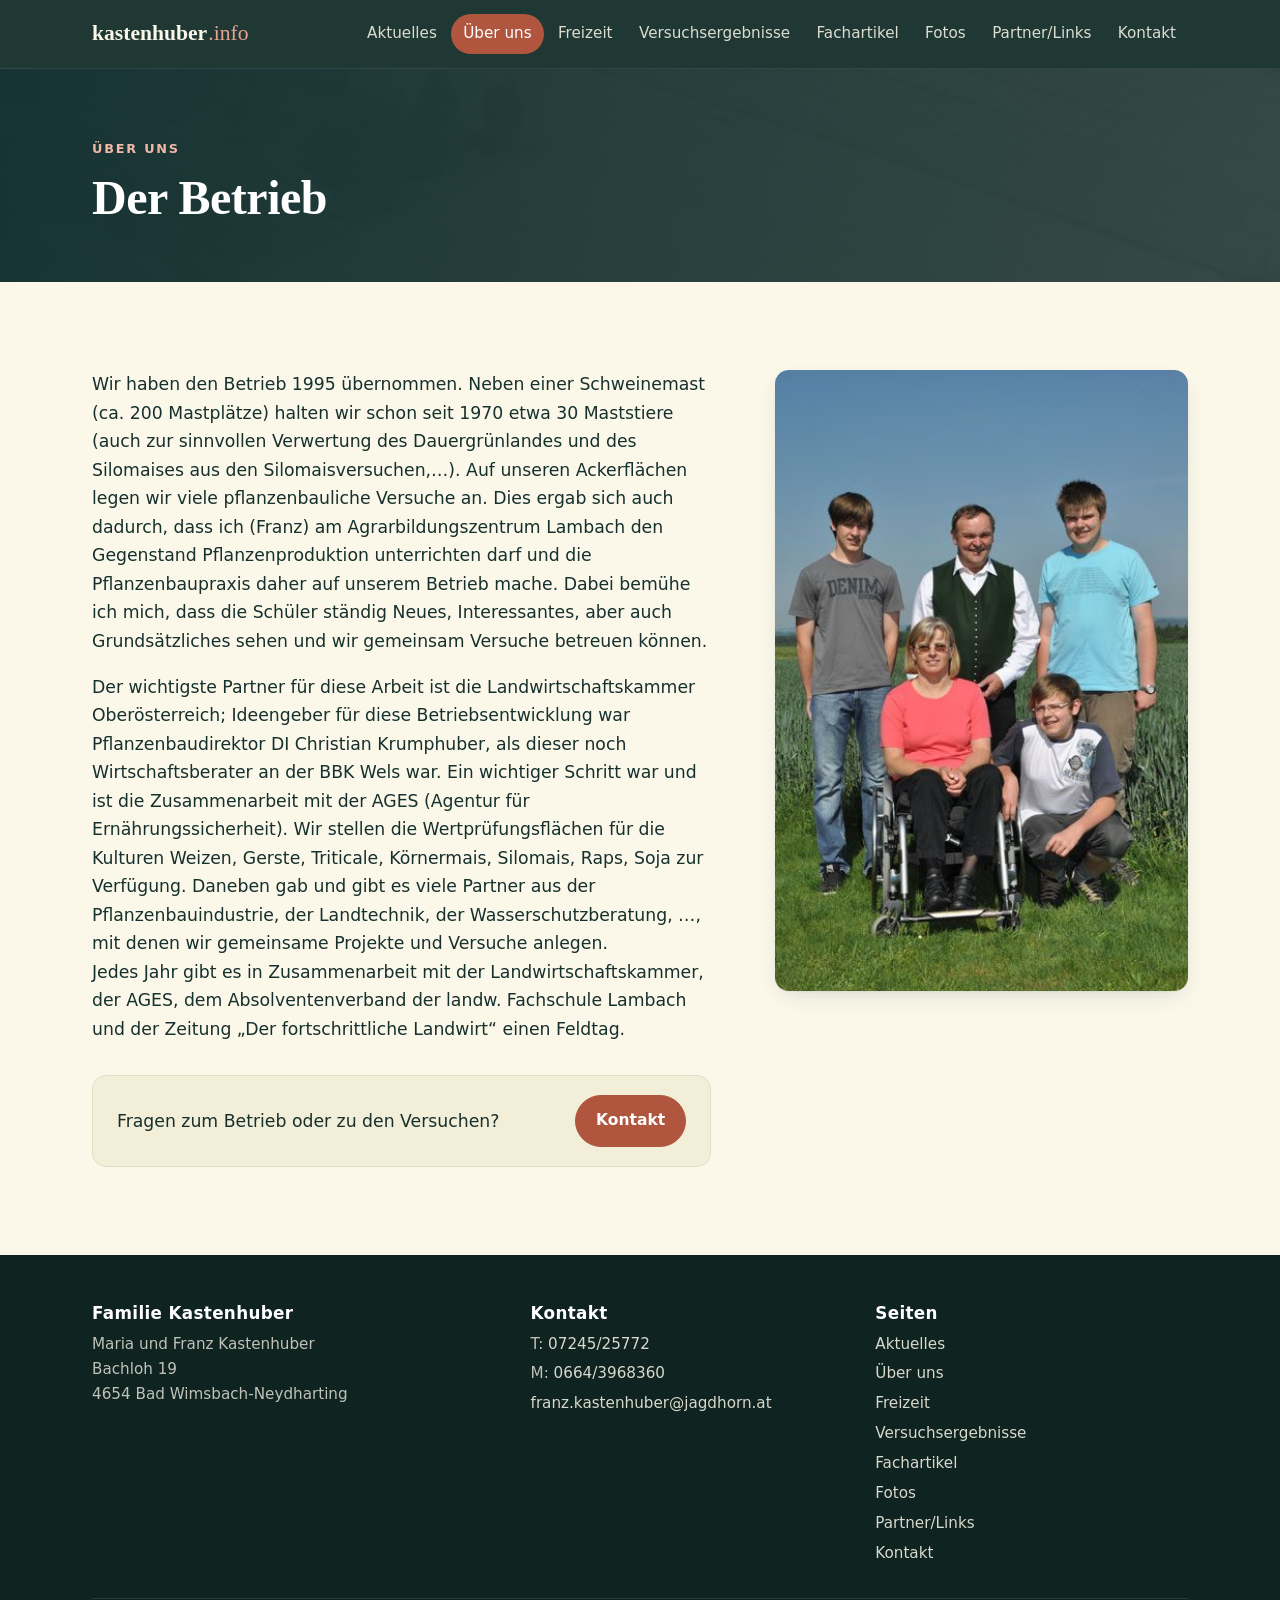
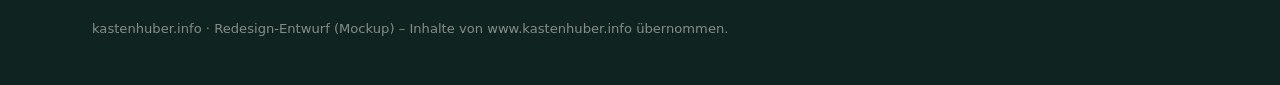
<file: ueber-uns.html>
<!doctype html>
<html lang="de">
<head>
<meta charset="utf-8">
<meta name="viewport" content="width=device-width,initial-scale=1">
<title>Der Betrieb – kastenhuber.info</title>
<meta name="description" content="Familie Kastenhuber – Bad Wimsbach-Neydharting">
<meta name="keywords" content="Pflanzenbau, Feldversuche, Versuche, Sortenversuche, Ackerbau, Bad Wimsbach-Neydharting, Kastenhuber">
<meta name="theme-color" content="#16302d">
<link rel="icon" href="img/favicon.svg" type="image/svg+xml">
<link rel="stylesheet" href="css/style.css">
</head>
<body>
<a class="skip" href="#main">Zum Inhalt springen</a>
<header class="site-header">
  <div class="wrap">
    <a class="brand" href="index.html" aria-label="kastenhuber.info – Startseite">kastenhuber<span>.info</span></a>
    <nav class="nav" aria-label="Hauptnavigation"><ul><li><a href="index.html">Aktuelles</a></li><li><a href="ueber-uns.html" aria-current="page">Über uns</a></li><li><a href="freizeit.html">Freizeit</a></li><li><a href="versuchsergebnisse.html">Versuchsergebnisse</a></li><li><a href="fachartikel.html">Fachartikel</a></li><li><a href="fotos.html">Fotos</a></li><li><a href="partner.html">Partner/Links</a></li><li><a href="kontakt.html">Kontakt</a></li></ul></nav>
  </div>
</header>
<main id="main">
<section class="page-hero"><div class="wrap"><span class="eyebrow">Über uns</span><h1>Der Betrieb</h1></div></section>
<section class="section"><div class="wrap split">
  <div class="prose">
    <p>Wir haben den Betrieb 1995 übernommen. Neben einer Schweinemast (ca. 200 Mastplätze) halten wir schon seit 1970 etwa 30 Maststiere (auch zur sinnvollen Verwertung des Dauergrünlandes und des Silomaises aus den Silomaisversuchen,…). Auf unseren Ackerflächen legen wir viele pflanzenbauliche Versuche an. Dies ergab sich auch dadurch, dass ich (Franz) am Agrarbildungszentrum Lambach den Gegenstand Pflanzenproduktion unterrichten darf und die Pflanzenbaupraxis daher auf unserem Betrieb mache. Dabei bemühe ich mich, dass die Schüler ständig Neues, Interessantes, aber auch Grundsätzliches sehen und wir gemeinsam Versuche betreuen können.</p>
    <p>Der wichtigste Partner für diese Arbeit ist die Landwirtschaftskammer Oberösterreich; Ideengeber für diese Betriebsentwicklung war Pflanzenbaudirektor DI Christian Krumphuber, als dieser noch Wirtschaftsberater an der BBK Wels war. Ein wichtiger Schritt war und ist die Zusammenarbeit mit der AGES (Agentur für Ernährungssicherheit). Wir stellen die Wertprüfungsflächen für die Kulturen Weizen, Gerste, Triticale, Körnermais, Silomais, Raps, Soja zur Verfügung. Daneben gab und gibt es viele Partner aus der Pflanzenbauindustrie, der Landtechnik, der Wasserschutzberatung, …, mit denen wir gemeinsame Projekte und Versuche anlegen.<br>
    Jedes Jahr gibt es in Zusammenarbeit mit der Landwirtschaftskammer, der AGES, dem Absolventenverband der landw. Fachschule Lambach und der Zeitung &bdquo;Der fortschrittliche Landwirt&ldquo; einen Feldtag.</p>
    <div class="callout"><p>Fragen zum Betrieb oder zu den Versuchen?</p><a class="btn" href="kontakt.html">Kontakt</a></div>
  </div>
  <figure class="photo sticky"><a href="img/familie-kastenhuber.jpg" target="_blank"><img src="img/familie-kastenhuber.jpg" width="399" height="600" alt="Familie Kastenhuber"></a></figure>
</div></section>
</main>
<footer class="site-footer">
  <div class="wrap">
    <div>
      <h2>Familie Kastenhuber</h2>
      <address>Maria und Franz Kastenhuber<br>Bachloh 19<br>4654 Bad Wimsbach-Neydharting</address>
    </div>
    <div>
      <h2>Kontakt</h2>
      <ul>
        <li>T: <a href="tel:+43724525772">07245/25772</a></li>
        <li>M: <a href="tel:+436643968360">0664/3968360</a></li>
        <li><a href="mailto:franz.kastenhuber@jagdhorn.at">franz.kastenhuber@jagdhorn.at</a></li>
      </ul>
    </div>
    <div>
      <h2>Seiten</h2>
      <ul><li><a href="index.html">Aktuelles</a></li><li><a href="ueber-uns.html">Über uns</a></li><li><a href="freizeit.html">Freizeit</a></li><li><a href="versuchsergebnisse.html">Versuchsergebnisse</a></li><li><a href="fachartikel.html">Fachartikel</a></li><li><a href="fotos.html">Fotos</a></li><li><a href="partner.html">Partner/Links</a></li><li><a href="kontakt.html">Kontakt</a></li></ul>
    </div>
    <p class="legal">kastenhuber.info · Redesign-Entwurf (Mockup) – Inhalte von www.kastenhuber.info übernommen.</p>
  </div>
</footer>
<script src="js/video.js" defer></script>
</body>
</html>
</file>
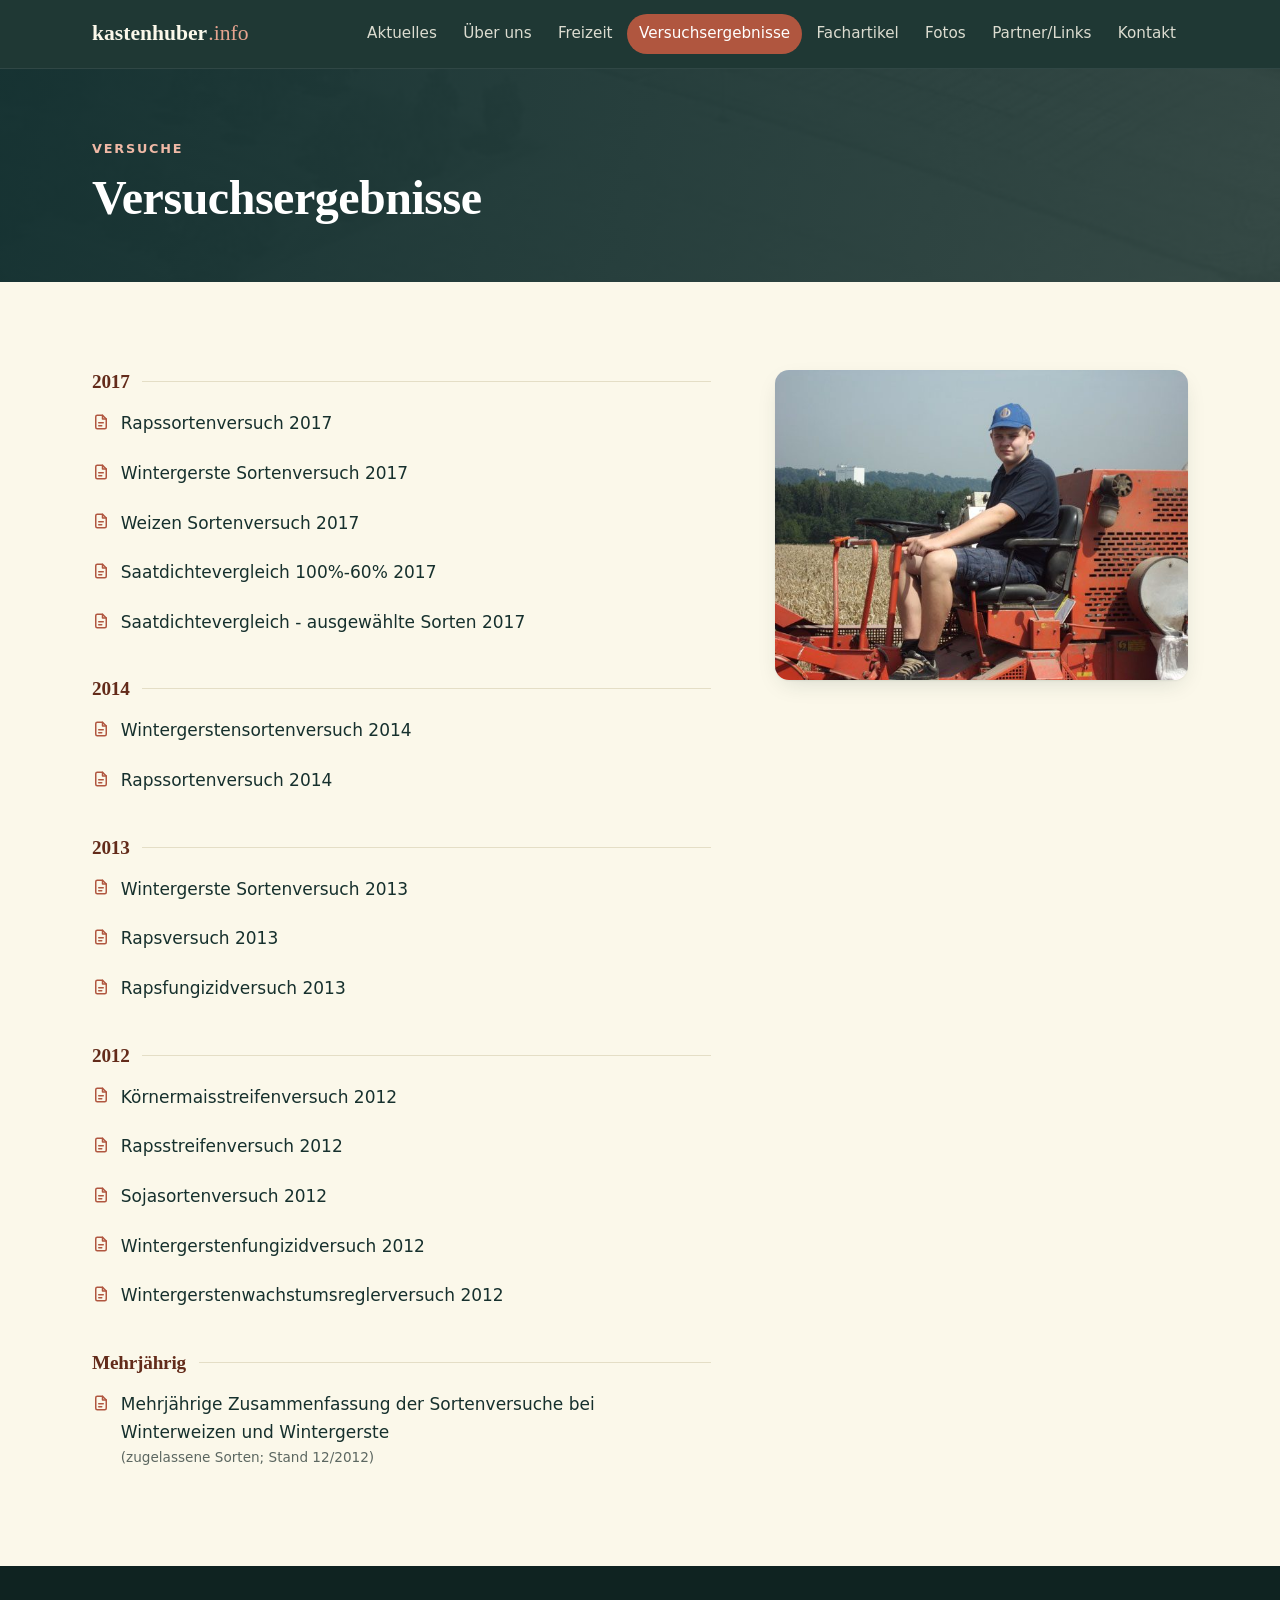
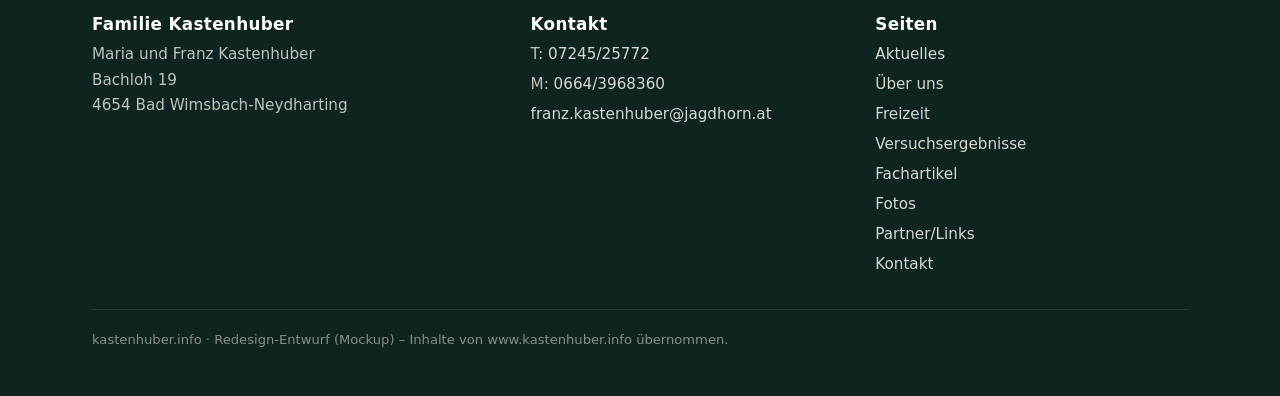
<file: versuchsergebnisse.html>
<!doctype html>
<html lang="de">
<head>
<meta charset="utf-8">
<meta name="viewport" content="width=device-width,initial-scale=1">
<title>Versuchsergebnisse – kastenhuber.info</title>
<meta name="description" content="Familie Kastenhuber – Bad Wimsbach-Neydharting">
<meta name="keywords" content="Pflanzenbau, Feldversuche, Versuche, Sortenversuche, Ackerbau, Bad Wimsbach-Neydharting, Kastenhuber">
<meta name="theme-color" content="#16302d">
<link rel="icon" href="img/favicon.svg" type="image/svg+xml">
<link rel="stylesheet" href="css/style.css">
</head>
<body>
<a class="skip" href="#main">Zum Inhalt springen</a>
<header class="site-header">
  <div class="wrap">
    <a class="brand" href="index.html" aria-label="kastenhuber.info – Startseite">kastenhuber<span>.info</span></a>
    <nav class="nav" aria-label="Hauptnavigation"><ul><li><a href="index.html">Aktuelles</a></li><li><a href="ueber-uns.html">Über uns</a></li><li><a href="freizeit.html">Freizeit</a></li><li><a href="versuchsergebnisse.html" aria-current="page">Versuchsergebnisse</a></li><li><a href="fachartikel.html">Fachartikel</a></li><li><a href="fotos.html">Fotos</a></li><li><a href="partner.html">Partner/Links</a></li><li><a href="kontakt.html">Kontakt</a></li></ul></nav>
  </div>
</header>
<main id="main">
<section class="page-hero"><div class="wrap"><span class="eyebrow">Versuche</span><h1>Versuchsergebnisse</h1></div></section>
<section class="section"><div class="wrap split">
  <div><h3 class="year">2017</h3><ul class="links"><li><a href="https://www.kastenhuber.info/versuche/2017/Rapssortenversuch%20Kastenhuber%202017.pdf" target="_blank" rel="noopener"><span>Rapssortenversuch 2017</span></a></li><li><a href="https://www.kastenhuber.info/versuche/2017/WG%20Sortenversuch%20Kastenhuber%202017.pdf" target="_blank" rel="noopener"><span>Wintergerste Sortenversuch 2017</span></a></li><li><a href="https://www.kastenhuber.info/versuche/2017/WW%20Sortenversuch%20Kastenhuber%202017%20Gesamttabelle.pdf" target="_blank" rel="noopener"><span>Weizen Sortenversuch 2017</span></a></li><li><a href="https://www.kastenhuber.info/versuche/2017/Saatdichtevergleich%20100-60%202017.pdf" target="_blank" rel="noopener"><span>Saatdichtevergleich 100%-60% 2017</span></a></li><li><a href="https://www.kastenhuber.info/versuche/2017/Saatdichtevergleich%20-%20ausgew%C3%A4hlte%20Sorten%202017.pdf" target="_blank" rel="noopener"><span>Saatdichtevergleich - ausgewählte Sorten 2017</span></a></li></ul><h3 class="year">2014</h3><ul class="links"><li><a href="https://www.kastenhuber.info/versuche/Wintergerstesortenversuch2014.pdf" target="_blank" rel="noopener"><span>Wintergerstensortenversuch 2014</span></a></li><li><a href="https://www.kastenhuber.info/versuche/Rapsortenversuch2014.pdf" target="_blank" rel="noopener"><span>Rapssortenversuch 2014</span></a></li></ul><h3 class="year">2013</h3><ul class="links"><li><a href="https://www.kastenhuber.info/versuche/Sortenversuch%20Wintergerste%20Kastenhuber%202013.pdf" target="_blank" rel="noopener"><span>Wintergerste Sortenversuch 2013</span></a></li><li><a href="https://www.kastenhuber.info/versuche/Rapsversuch%20Kastenhuber%202013.pdf" target="_blank" rel="noopener"><span>Rapsversuch 2013</span></a></li><li><a href="https://www.kastenhuber.info/versuche/Rapsfungizidversuch%202013.pdf" target="_blank" rel="noopener"><span>Rapsfungizidversuch 2013</span></a></li></ul><h3 class="year">2012</h3><ul class="links"><li><a href="https://www.kastenhuber.info/versuche/Koernermaisstreifenversuch%202012.pdf" target="_blank" rel="noopener"><span>Körnermaisstreifenversuch 2012</span></a></li><li><a href="https://www.kastenhuber.info/versuche/Rapsstreifenversuch%202012.pdf" target="_blank" rel="noopener"><span>Rapsstreifenversuch 2012</span></a></li><li><a href="https://www.kastenhuber.info/versuche/Sojasortenversuch%202012.pdf" target="_blank" rel="noopener"><span>Sojasortenversuch 2012</span></a></li><li><a href="https://www.kastenhuber.info/versuche/Wintergerstenfungizidversuch%202012.pdf" target="_blank" rel="noopener"><span>Wintergerstenfungizidversuch 2012</span></a></li><li><a href="https://www.kastenhuber.info/versuche/Wintergerstenwachstumsreglerversuch%202012.pdf" target="_blank" rel="noopener"><span>Wintergerstenwachstumsreglerversuch 2012</span></a></li></ul><h3 class="year">Mehrjährig</h3><ul class="links"><li><a href="https://www.kastenhuber.info/versuche/Mehrjaehrige%20Zusammenfassung%20der%20Sortenversuche.pdf" target="_blank" rel="noopener"><span>Mehrjährige Zusammenfassung der Sortenversuche bei Winterweizen und Wintergerste<span class="meta">(zugelassene Sorten; Stand 12/2012)</span></span></a></li></ul></div>
  <figure class="photo sticky"><a href="img/versuche.jpg" target="_blank"><img src="img/versuche.jpg" width="600" height="450" alt="Versuchsergebnisse"></a></figure>
</div></section>
</main>
<footer class="site-footer">
  <div class="wrap">
    <div>
      <h2>Familie Kastenhuber</h2>
      <address>Maria und Franz Kastenhuber<br>Bachloh 19<br>4654 Bad Wimsbach-Neydharting</address>
    </div>
    <div>
      <h2>Kontakt</h2>
      <ul>
        <li>T: <a href="tel:+43724525772">07245/25772</a></li>
        <li>M: <a href="tel:+436643968360">0664/3968360</a></li>
        <li><a href="mailto:franz.kastenhuber@jagdhorn.at">franz.kastenhuber@jagdhorn.at</a></li>
      </ul>
    </div>
    <div>
      <h2>Seiten</h2>
      <ul><li><a href="index.html">Aktuelles</a></li><li><a href="ueber-uns.html">Über uns</a></li><li><a href="freizeit.html">Freizeit</a></li><li><a href="versuchsergebnisse.html">Versuchsergebnisse</a></li><li><a href="fachartikel.html">Fachartikel</a></li><li><a href="fotos.html">Fotos</a></li><li><a href="partner.html">Partner/Links</a></li><li><a href="kontakt.html">Kontakt</a></li></ul>
    </div>
    <p class="legal">kastenhuber.info · Redesign-Entwurf (Mockup) – Inhalte von www.kastenhuber.info übernommen.</p>
  </div>
</footer>
<script src="js/video.js" defer></script>
</body>
</html>
</file>
<file: css/style.css>
/* Kastenhuber – Redesign-Entwurf. Palette abgeleitet aus dem Original:
   #102e2e (Dunkelpetrol), #5c6761 (Salbeigrau), #b0563f (Ziegelrot), #fefecc (Creme), #632b1a (Braun) */
:root{
  --ink:#16302d; --ink-2:#2f4642; --sage:#5c6761; --sage-l:#8a958e;
  --rust:#b0563f; --rust-d:#8e4230; --brown:#632b1a;
  --cream:#fbf8ea; --cream-2:#f3eed8; --paper:#fffdf6; --line:#e4dec6;
  --radius:14px; --shadow:0 1px 2px rgb(22 48 45/.06),0 8px 24px -8px rgb(22 48 45/.18);
  --serif:"Iowan Old Style","Palatino Linotype",Palatino,"Book Antiqua",Georgia,serif;
  --sans:system-ui,-apple-system,"Segoe UI",Roboto,"Helvetica Neue",Arial,sans-serif;
  --wrap:1160px;
}
*,*::before,*::after{box-sizing:border-box}
html{-webkit-text-size-adjust:100%;scroll-behavior:smooth}
body{margin:0;font:400 1.0625rem/1.65 var(--sans);color:var(--ink);background:var(--cream);text-rendering:optimizeLegibility}
img{max-width:100%;height:auto;display:block}
a{color:var(--rust-d);text-underline-offset:.18em;text-decoration-thickness:1px}
a:hover{color:var(--rust)}
:focus-visible{outline:3px solid var(--rust);outline-offset:3px;border-radius:4px}
h1,h2,h3,h4{font-family:var(--serif);font-weight:600;line-height:1.2;color:var(--ink);margin:0 0 .5em;letter-spacing:-.01em}
h1{font-size:clamp(2.2rem,5vw,3.6rem)}
h2{font-size:clamp(1.6rem,3vw,2.2rem)}
h3{font-size:1.3rem}
h4{font-size:1.05rem;color:var(--brown)}
p{margin:0 0 1em}
.wrap{max-width:var(--wrap);margin:0 auto;padding:0 clamp(1.1rem,4vw,2rem)}
.skip{position:absolute;left:-999px;top:0;background:var(--ink);color:#fff;padding:.6rem 1rem;z-index:99}
.skip:focus{left:1rem;top:1rem}

/* Header */
.site-header{position:sticky;top:0;z-index:50;background:rgb(22 48 45/.96);backdrop-filter:saturate(1.4) blur(8px);color:var(--cream);border-bottom:1px solid rgb(255 255 255/.08)}
.site-header .wrap{display:flex;align-items:center;gap:1.5rem;min-height:68px}
.brand{display:flex;align-items:baseline;gap:.05em;color:var(--cream);text-decoration:none;font-family:var(--serif);font-size:1.35rem;font-weight:600;white-space:nowrap}
.brand span{color:#e7a48f;font-weight:400}
.brand:hover{color:#fff}
.nav{margin-left:auto}
.nav ul{list-style:none;margin:0;padding:0;display:flex;gap:.15rem}
.nav a{display:block;padding:.45rem .75rem;border-radius:999px;color:rgb(251 248 234/.86);text-decoration:none;font-size:.95rem;font-weight:500}
.nav a:hover{background:rgb(255 255 255/.08);color:#fff}
.nav a[aria-current=page]{background:var(--rust);color:#fff}
@media (max-width:980px){
  .site-header .wrap{flex-wrap:wrap;gap:.25rem;padding-top:.6rem}
  .nav{margin:0 -1.1rem;width:calc(100% + 2.2rem);overflow-x:auto;scrollbar-width:none;-webkit-mask:linear-gradient(90deg,#000 88%,transparent)}
  .nav::-webkit-scrollbar{display:none}
  .nav ul{padding:.2rem 1.1rem .6rem;width:max-content}
}

/* Hero */
.hero{position:relative;color:var(--cream);background:var(--ink) url(../img/felder-hintergrund.jpg) center/cover;isolation:isolate}
.hero::before{content:"";position:absolute;inset:0;z-index:-1;background:linear-gradient(100deg,rgb(16 46 46/.94) 0%,rgb(22 48 45/.82) 45%,rgb(92 103 97/.55) 100%)}
.hero .wrap{display:grid;grid-template-columns:1.1fr .9fr;gap:clamp(2rem,5vw,4rem);align-items:center;padding-top:clamp(3rem,8vw,6.5rem);padding-bottom:clamp(3rem,8vw,6.5rem)}
.hero h1{color:#fff;margin-bottom:.35em}
.eyebrow{display:inline-block;font-size:.8rem;font-weight:600;letter-spacing:.14em;text-transform:uppercase;color:#f0b9a6;margin-bottom:1rem}
.hero .lead{font-size:1.15rem;color:rgb(251 248 234/.85);max-width:34ch}
.hero address{font-style:normal;color:rgb(251 248 234/.85);border-left:3px solid var(--rust);padding-left:1rem;margin:1.6rem 0 2rem;line-height:1.55}
.hero figure{margin:0;position:relative}
.hero figure img{width:100%;border-radius:var(--radius);box-shadow:0 30px 60px -20px rgb(0 0 0/.55);outline:6px solid rgb(251 248 234/.12)}
.hero figcaption{font-size:.8rem;color:rgb(251 248 234/.7);margin-top:.6rem}
@media (max-width:820px){.hero .wrap{grid-template-columns:1fr}}

.page-hero{background:var(--ink) url(../img/felder-hintergrund.jpg) center 30%/cover;position:relative;isolation:isolate;color:var(--cream)}
.page-hero::before{content:"";position:absolute;inset:0;z-index:-1;background:linear-gradient(100deg,rgb(16 46 46/.95),rgb(22 48 45/.78))}
.page-hero .wrap{padding-top:clamp(2.4rem,6vw,4rem);padding-bottom:clamp(2.2rem,5vw,3.5rem)}
.page-hero h1{color:#fff;margin:0;font-size:clamp(2rem,4.4vw,3rem)}
.page-hero .eyebrow{margin-bottom:.6rem}

/* Buttons */
.btns{display:flex;flex-wrap:wrap;gap:.75rem}
.btn{display:inline-flex;align-items:center;gap:.5rem;padding:.75rem 1.25rem;border-radius:999px;font-weight:600;font-size:.97rem;text-decoration:none;background:var(--rust);color:#fff;border:1px solid var(--rust);transition:background .15s,transform .15s}
.btn:hover{background:var(--rust-d);color:#fff;transform:translateY(-1px)}
.btn.ghost{background:transparent;border-color:rgb(251 248 234/.4);color:var(--cream)}
.btn.ghost:hover{background:rgb(255 255 255/.08)}
.btn.light{background:var(--paper);color:var(--ink);border-color:var(--line)}
.btn.light:hover{border-color:var(--rust);color:var(--rust-d)}

/* Sections & cards */
.section{padding:clamp(3rem,7vw,5.5rem) 0}
.section.alt{background:var(--paper);border-block:1px solid var(--line)}
.section-head{max-width:60ch;margin-bottom:2.2rem}
.section-head p{color:var(--ink-2)}
.grid{display:grid;gap:1.5rem}
.g2{grid-template-columns:repeat(2,minmax(0,1fr))}
.g3{grid-template-columns:repeat(3,minmax(0,1fr))}
@media (max-width:860px){.g2,.g3{grid-template-columns:1fr}}
.card{background:var(--paper);border:1px solid var(--line);border-radius:var(--radius);box-shadow:var(--shadow);overflow:hidden;display:flex;flex-direction:column}
.card .body{padding:1.5rem 1.6rem 1.7rem;display:flex;flex-direction:column;gap:.2rem;flex:1}
.card .media img{width:100%;aspect-ratio:3/2;object-fit:cover}
.tag{align-self:flex-start;font-size:.75rem;font-weight:700;letter-spacing:.08em;text-transform:uppercase;color:var(--rust-d);background:#f6e3dc;padding:.25rem .6rem;border-radius:999px;margin-bottom:.6rem}
.feature{display:grid;grid-template-columns:1fr 1fr;align-items:stretch}
.feature .media img{height:100%;aspect-ratio:auto;min-height:280px}
.feature .body{padding:clamp(1.6rem,4vw,2.6rem)}
@media (max-width:860px){.feature{grid-template-columns:1fr}.feature .media img{aspect-ratio:3/2;min-height:0}}

.video{position:relative;aspect-ratio:16/9;border-radius:var(--radius);overflow:hidden;background:#0d1f1d;box-shadow:var(--shadow)}
.video iframe{position:absolute;inset:0;width:100%;height:100%;border:0}

.links{list-style:none;padding:0;margin:.4rem 0 0;display:grid;gap:.15rem}
.links a{display:flex;align-items:flex-start;gap:.65rem;padding:.6rem .75rem;margin:0 -.75rem;border-radius:10px;text-decoration:none;color:var(--ink);font-weight:500}
.links a:hover{background:var(--cream-2);color:var(--rust-d)}
.links a::before{content:"";flex:none;width:1.15rem;height:1.15rem;margin-top:.22rem;background:var(--rust);-webkit-mask:var(--ico) center/contain no-repeat;mask:var(--ico) center/contain no-repeat}
.links a{--ico:url("data:image/svg+xml,%3Csvg xmlns='http://www.w3.org/2000/svg' viewBox='0 0 24 24' fill='none' stroke='%23000' stroke-width='2' stroke-linecap='round' stroke-linejoin='round'%3E%3Cpath d='M5 12h14M13 6l6 6-6 6'/%3E%3C/svg%3E")}
.links a[href$=".pdf"]{--ico:url("data:image/svg+xml,%3Csvg xmlns='http://www.w3.org/2000/svg' viewBox='0 0 24 24' fill='none' stroke='%23000' stroke-width='2' stroke-linecap='round' stroke-linejoin='round'%3E%3Cpath d='M14 3H7a2 2 0 0 0-2 2v14a2 2 0 0 0 2 2h10a2 2 0 0 0 2-2V8z'/%3E%3Cpath d='M14 3v5h5M9 13h6M9 17h4'/%3E%3C/svg%3E")}
.links .meta{display:block;font-size:.85rem;font-weight:400;color:var(--sage)}
.links .note{font-weight:400;color:var(--sage);font-size:.9rem}
.year{display:flex;align-items:center;gap:.8rem;margin:2rem 0 .3rem;font-family:var(--serif);font-size:1.2rem;color:var(--brown)}
.year::after{content:"";flex:1;height:1px;background:var(--line)}
.year:first-child{margin-top:0}

.prose{max-width:68ch}
.prose p{font-size:1.08rem}
.split{display:grid;grid-template-columns:minmax(0,1.5fr) minmax(0,1fr);gap:clamp(2rem,5vw,4rem);align-items:start}
@media (max-width:860px){.split{grid-template-columns:1fr}}
.photo{margin:0}
.photo img{border-radius:var(--radius);box-shadow:var(--shadow);width:100%}
.photo figcaption{font-size:.85rem;color:var(--sage);margin-top:.6rem}
.sticky{position:sticky;top:96px}

.gallery{display:grid;grid-template-columns:repeat(auto-fill,minmax(260px,1fr));gap:1rem}
.gallery a{display:block;border-radius:var(--radius);overflow:hidden;box-shadow:var(--shadow)}
.gallery img{width:100%;aspect-ratio:4/3;object-fit:cover;transition:transform .4s}
.gallery a:hover img{transform:scale(1.03)}
.thumbs{display:grid;grid-template-columns:2fr 3fr;gap:.6rem;margin:.8rem 0}
.thumbs img{border-radius:10px;width:100%;height:150px;object-fit:cover}

.partners{display:grid;grid-template-columns:repeat(auto-fill,minmax(240px,1fr));gap:1.25rem}
.partner{display:flex;flex-direction:column;gap:.9rem;padding:1.5rem;background:var(--paper);border:1px solid var(--line);border-radius:var(--radius);text-decoration:none;color:var(--ink);box-shadow:var(--shadow);transition:border-color .15s,transform .15s}
.partner:hover{border-color:var(--rust);transform:translateY(-2px);color:var(--ink)}
.partner .logo{height:90px;display:grid;place-items:center;background:#fff;border-radius:10px;padding:.8rem}
.partner .logo img{max-height:70px;width:auto}
.partner strong{font-family:var(--serif);font-size:1.15rem}
.partner span{color:var(--ink-2);font-size:.95rem}

.contact-card{background:var(--ink);color:var(--cream);border-radius:calc(var(--radius) + 6px);padding:clamp(1.8rem,5vw,3rem);display:grid;grid-template-columns:1.2fr 1fr;gap:2rem;align-items:center;box-shadow:var(--shadow)}
.contact-card h2{color:#fff}
.contact-card address{font-style:normal;font-size:1.1rem;line-height:1.7}
.contact-card a{color:#f3c2b1}
.contact-card dl{display:grid;grid-template-columns:auto 1fr;gap:.35rem 1rem;margin:1rem 0 0}
.contact-card dt{color:var(--sage-l);font-weight:600}
.contact-card dd{margin:0}
.contact-card img{border-radius:var(--radius);max-height:420px;width:auto;margin-inline:auto}
@media (max-width:760px){.contact-card{grid-template-columns:1fr}}

.callout{display:flex;flex-wrap:wrap;align-items:center;justify-content:space-between;gap:1rem;background:var(--cream-2);border:1px solid var(--line);border-radius:var(--radius);padding:1.2rem 1.5rem;margin-top:2rem}
.callout p{margin:0}

.site-footer{background:#0f2321;color:rgb(251 248 234/.75);padding:3rem 0 2rem;font-size:.95rem}
.site-footer .wrap{display:grid;grid-template-columns:1.3fr 1fr 1fr;gap:2rem}
.site-footer h2{font-size:1.05rem;color:#fff;font-family:var(--sans);font-weight:600;letter-spacing:.02em}
.site-footer a{color:rgb(251 248 234/.85);text-decoration:none}
.site-footer a:hover{color:#fff;text-decoration:underline}
.site-footer ul{list-style:none;padding:0;margin:0;display:grid;gap:.3rem}
.site-footer address{font-style:normal}
.site-footer .legal{grid-column:1/-1;border-top:1px solid rgb(255 255 255/.1);padding-top:1.2rem;font-size:.82rem;color:rgb(251 248 234/.5)}
@media (max-width:760px){.site-footer .wrap{grid-template-columns:1fr}}

.placeholder{outline:2px dashed var(--rust);outline-offset:4px}
@media (prefers-reduced-motion:reduce){*{transition:none!important;scroll-behavior:auto!important}}
@media print{.site-header,.site-footer,.video{display:none}}
a.video{display:block;color:#fff;text-decoration:none}
a.video img{position:absolute;inset:0;width:100%;height:100%;object-fit:cover;transition:transform .4s,opacity .2s}
a.video::after{content:"";position:absolute;inset:0;background:linear-gradient(180deg,rgb(0 0 0/.45),transparent 40%,transparent 70%,rgb(0 0 0/.35))}
a.video:hover img{transform:scale(1.02)}
.play{position:absolute;z-index:1;left:50%;top:50%;width:76px;height:76px;margin:-38px 0 0 -38px;border-radius:50%;background:var(--rust);box-shadow:0 10px 30px rgb(0 0 0/.35);transition:transform .15s}
.play::before{content:"";position:absolute;left:31px;top:24px;border-style:solid;border-width:14px 0 14px 22px;border-color:transparent transparent transparent #fff}
a.video:hover .play{transform:scale(1.08)}
.vtitle{position:absolute;z-index:1;left:1.1rem;top:.9rem;right:1.1rem;font-weight:600;text-shadow:0 1px 3px rgb(0 0 0/.5)}
.card .media img[src*="feldtag-2015"]{object-position:top}
</file>
